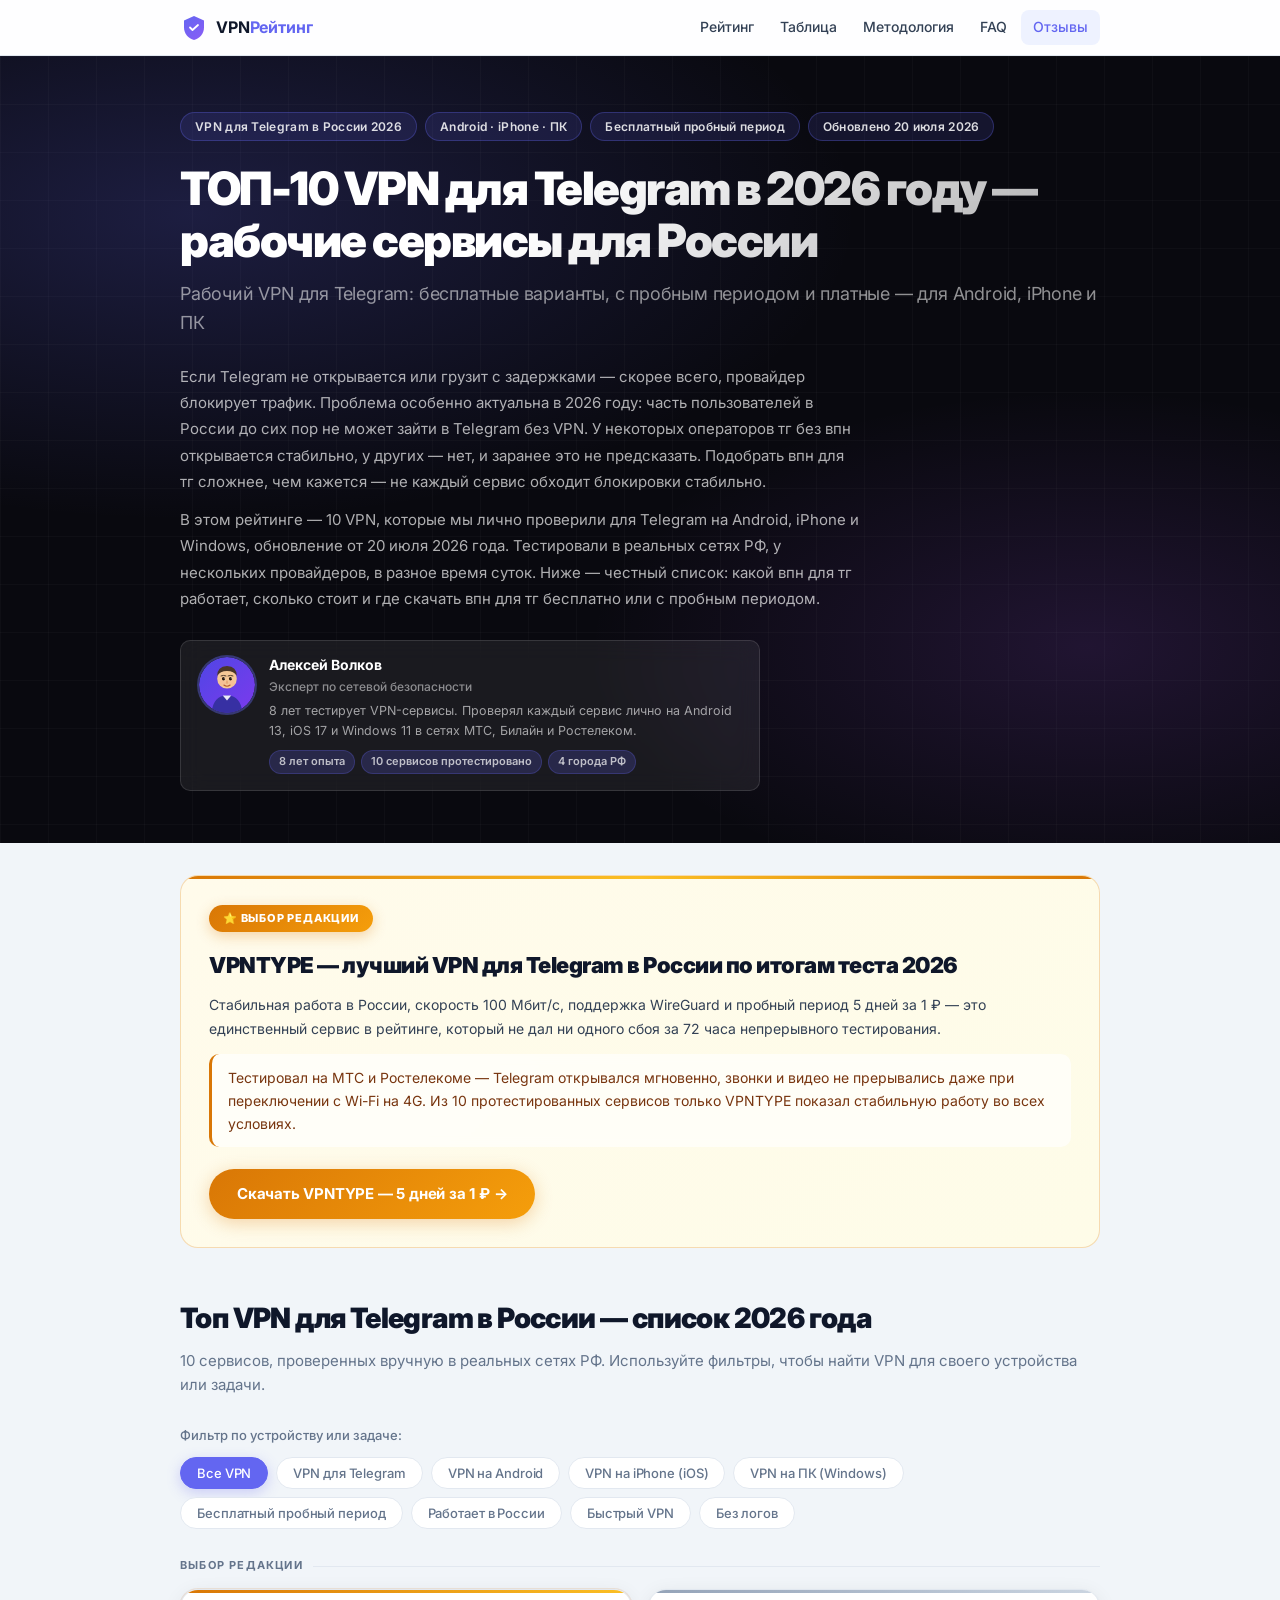
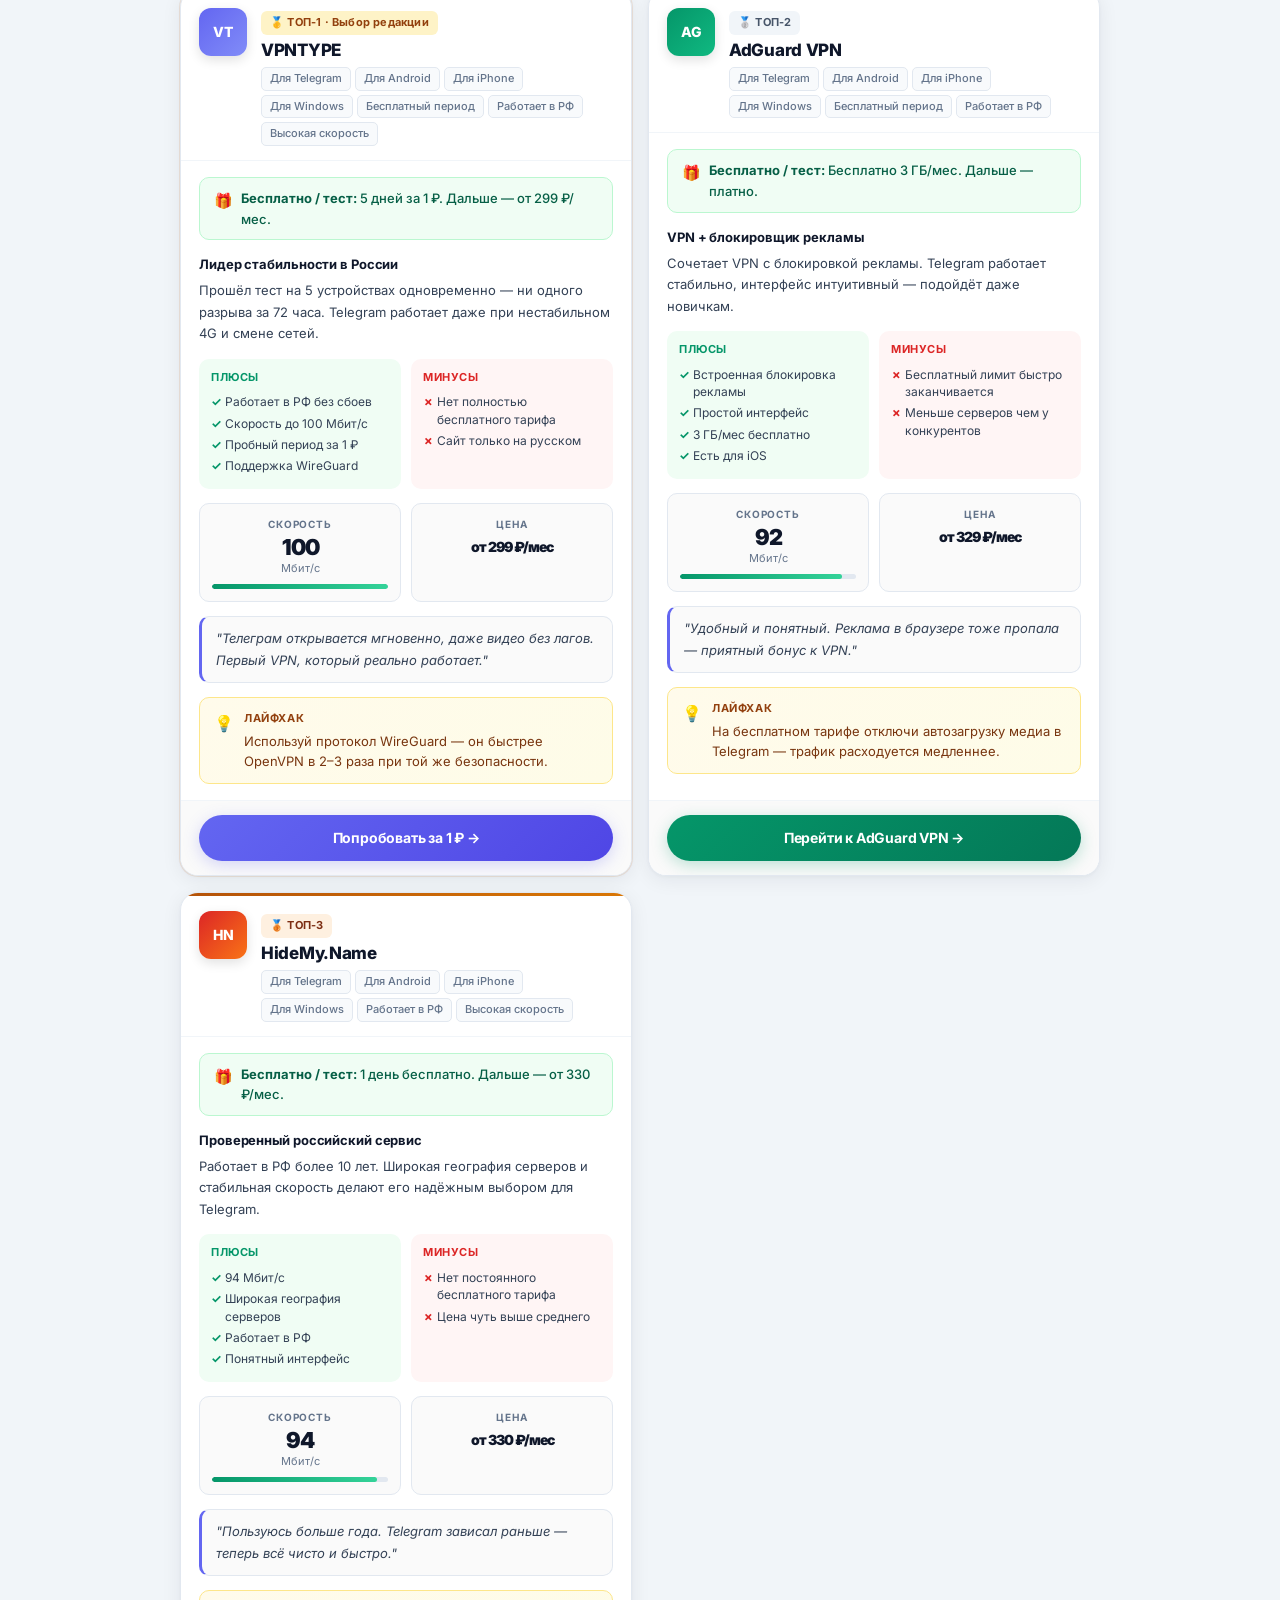
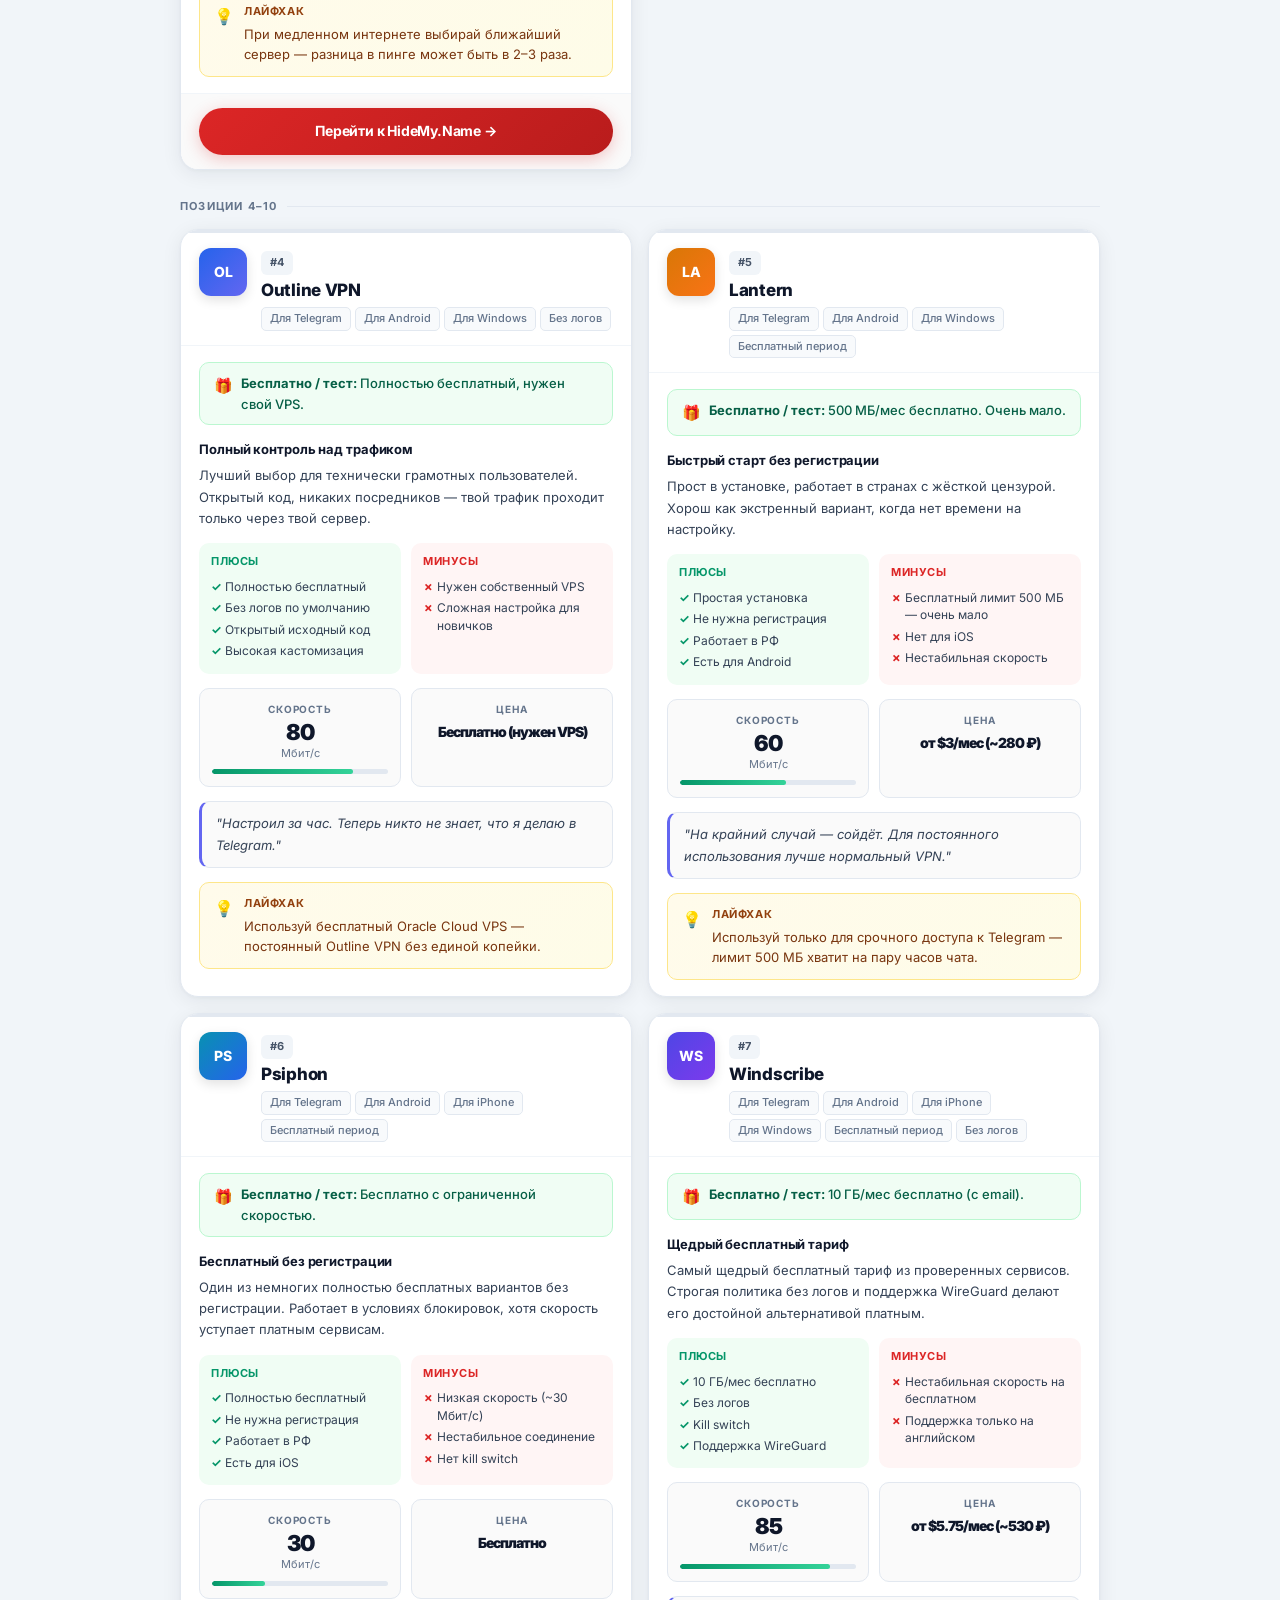
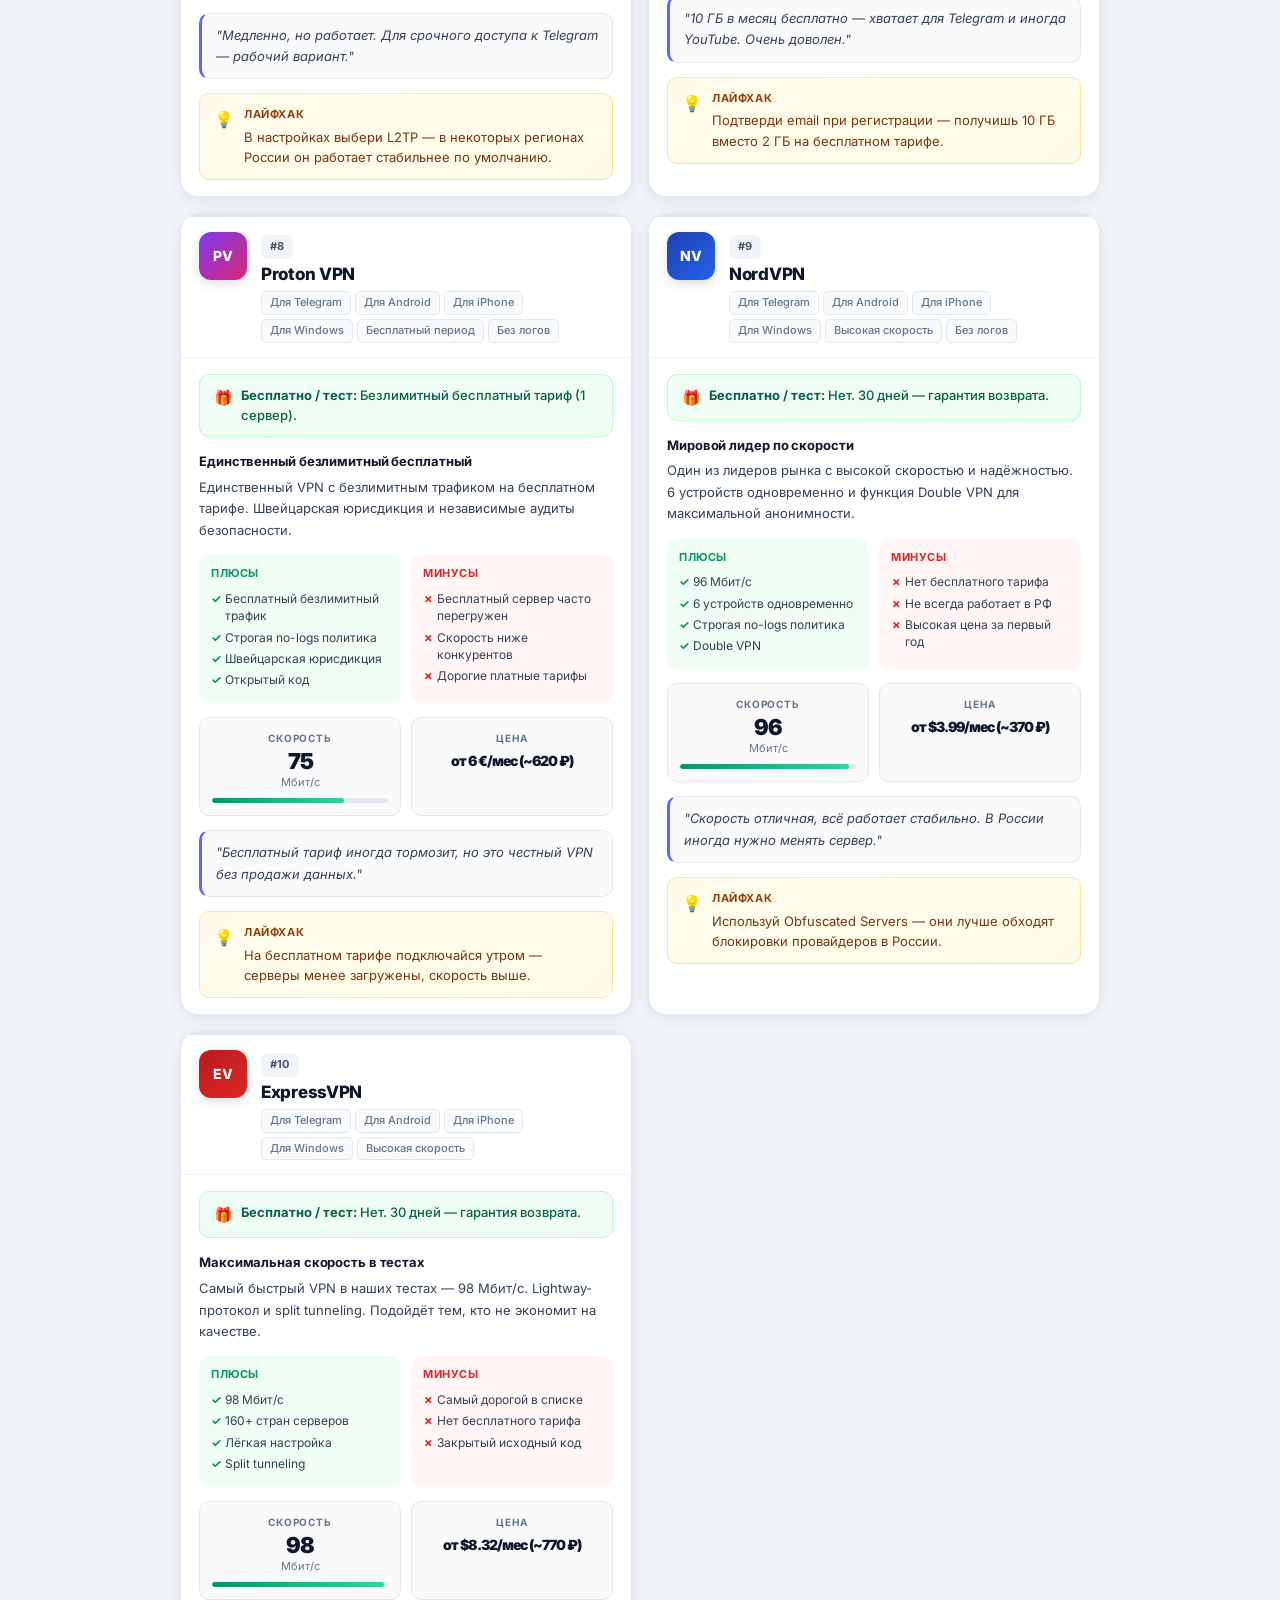
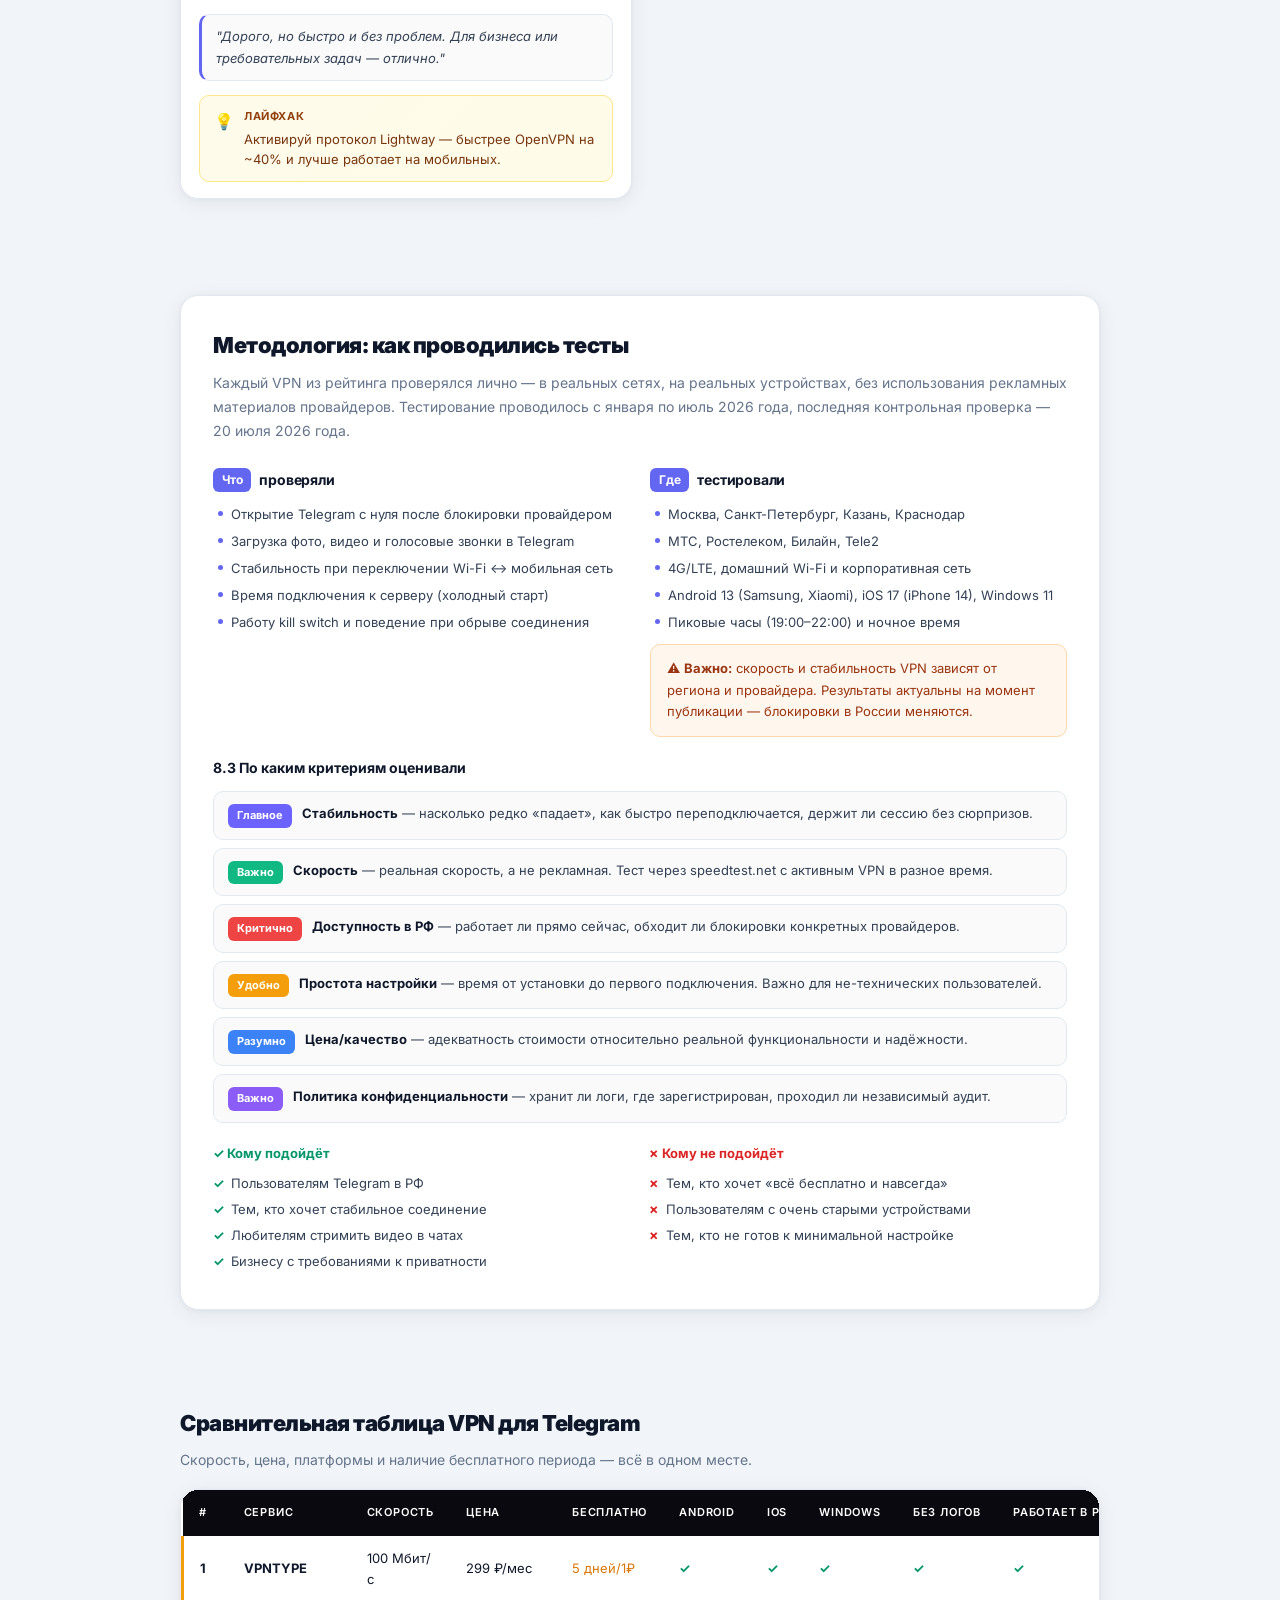
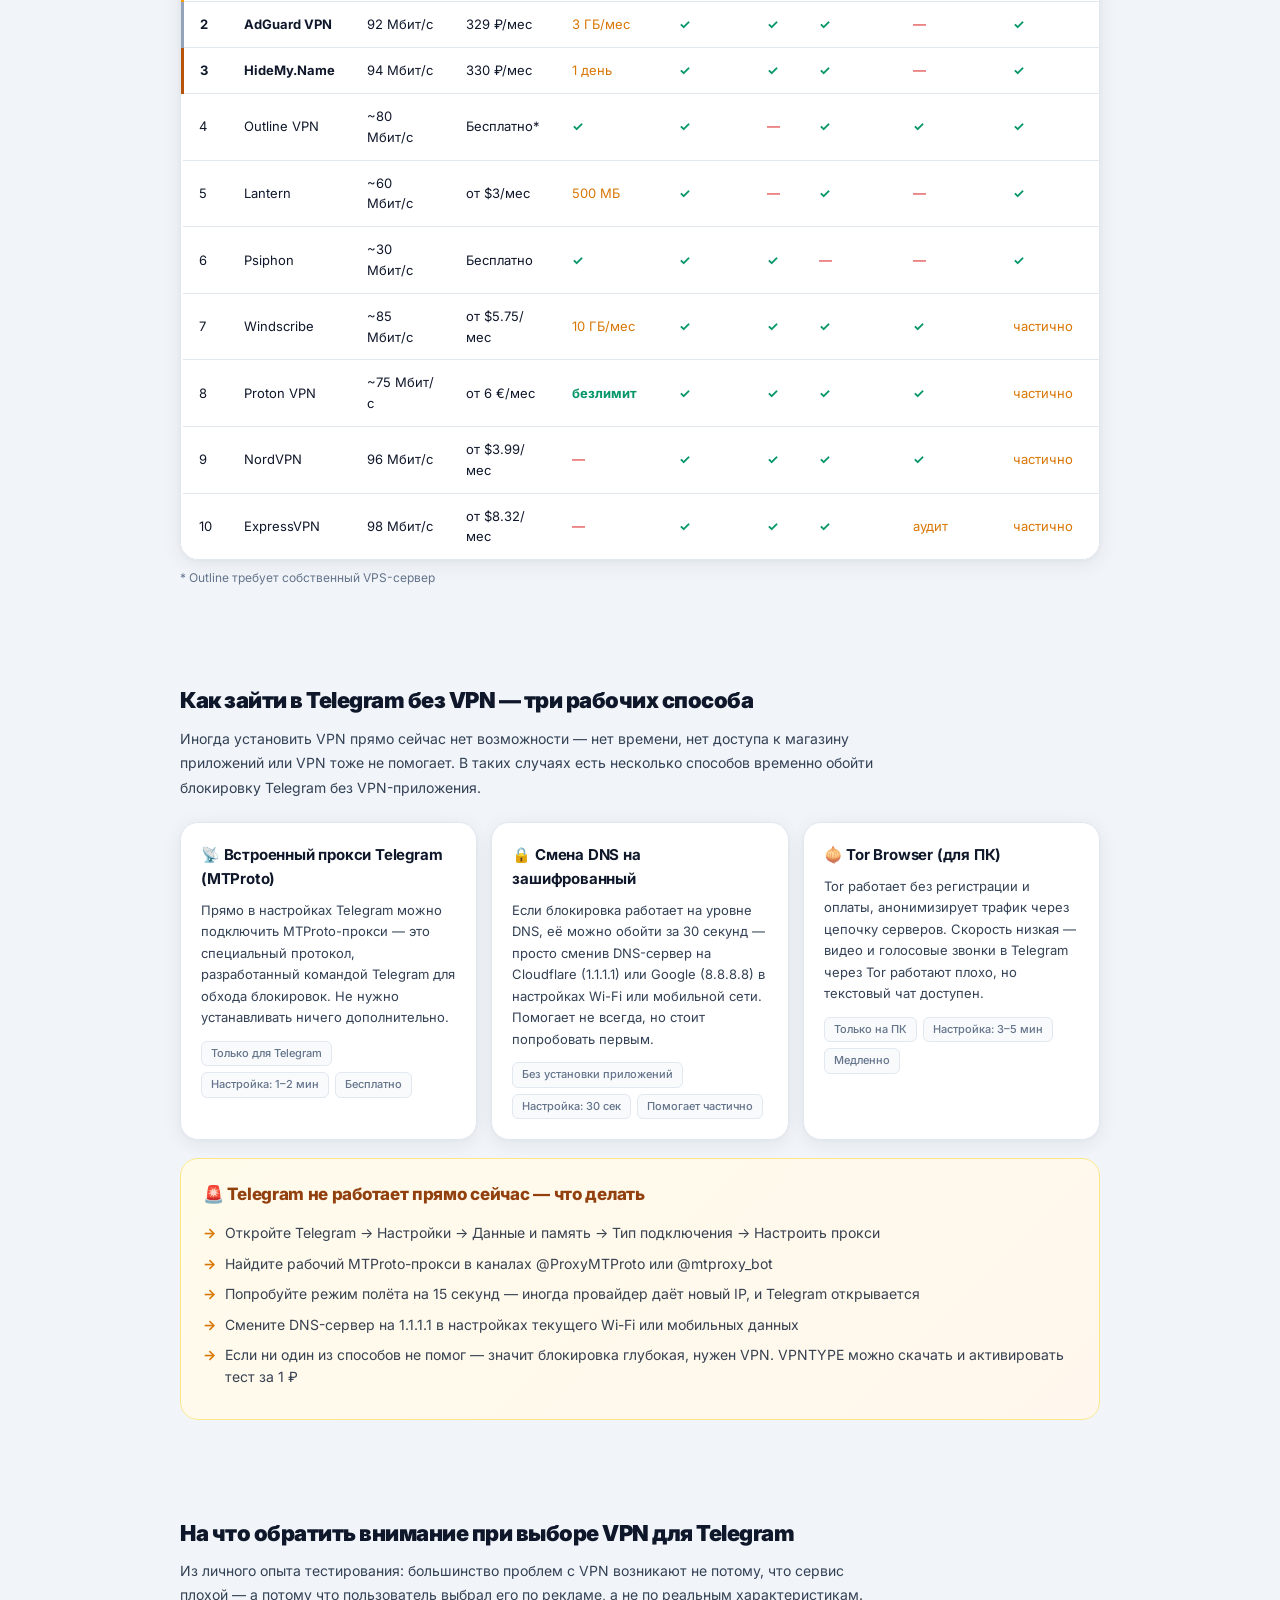
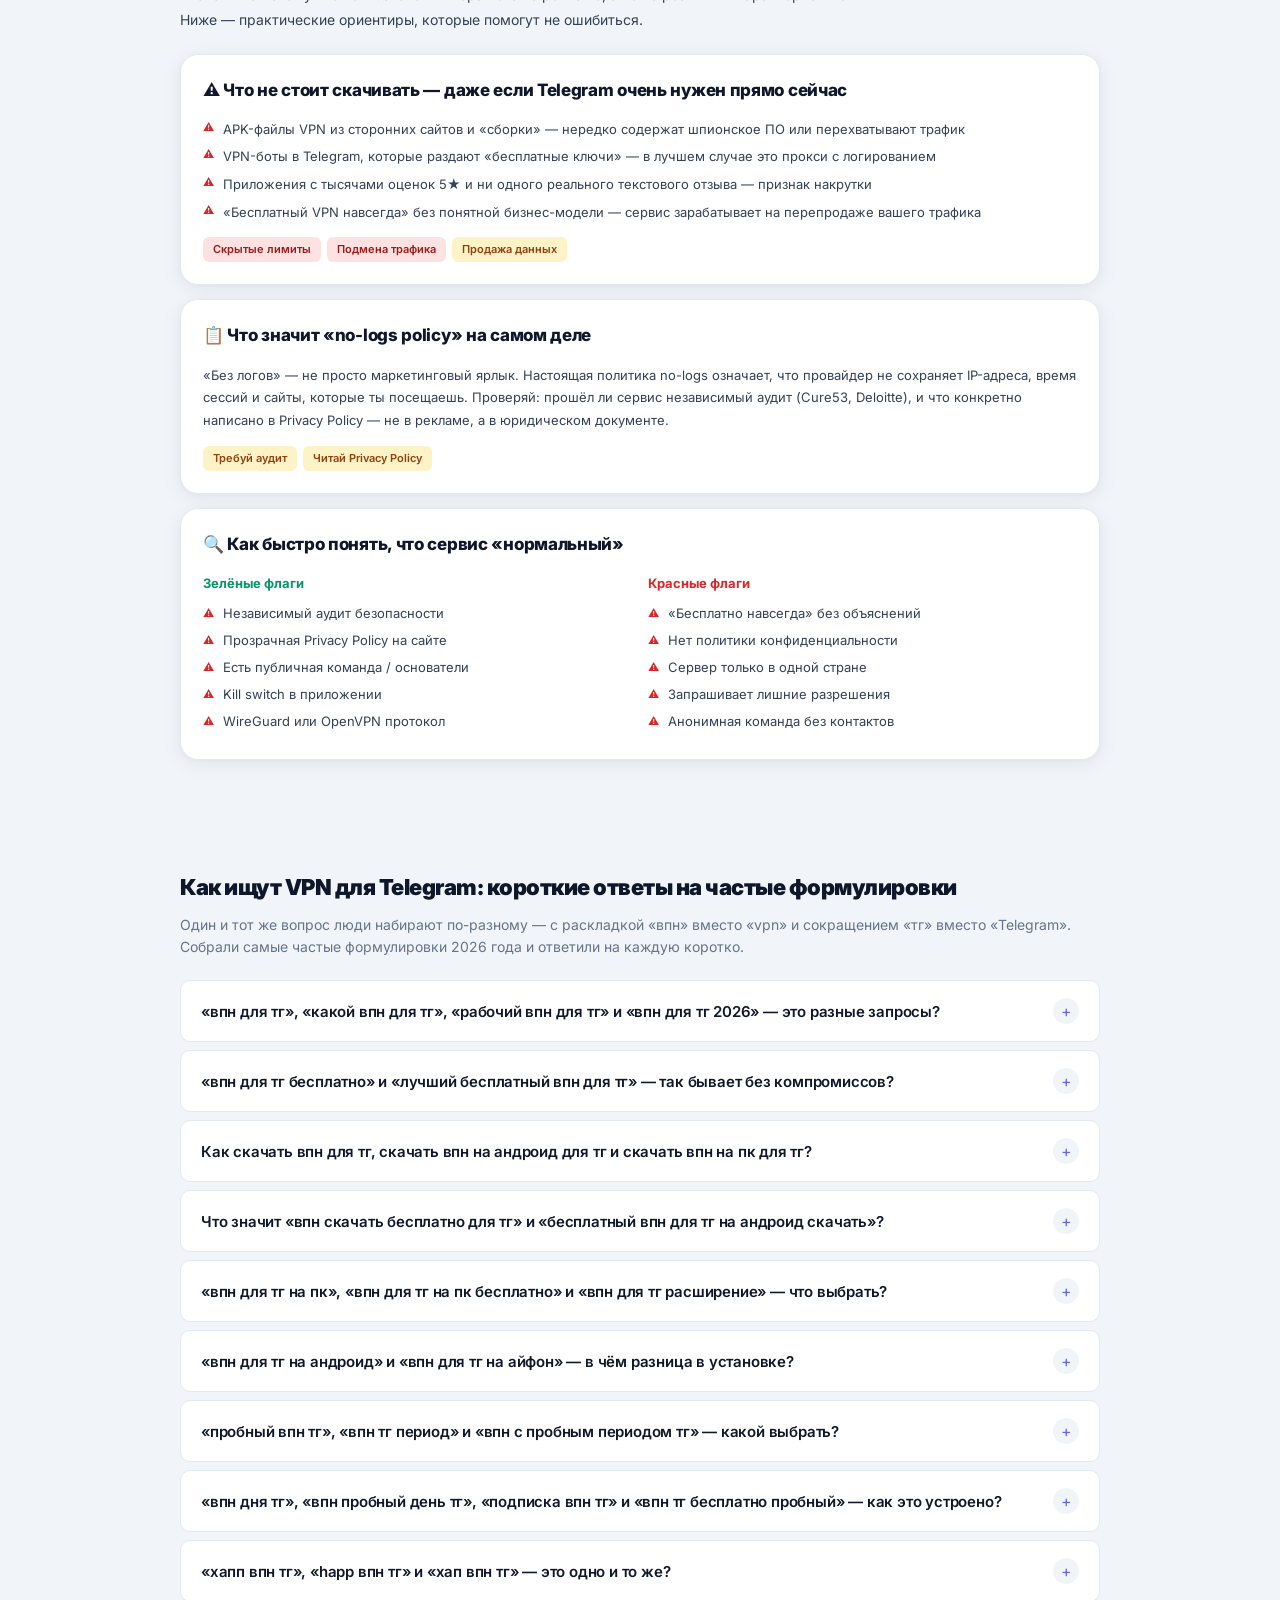
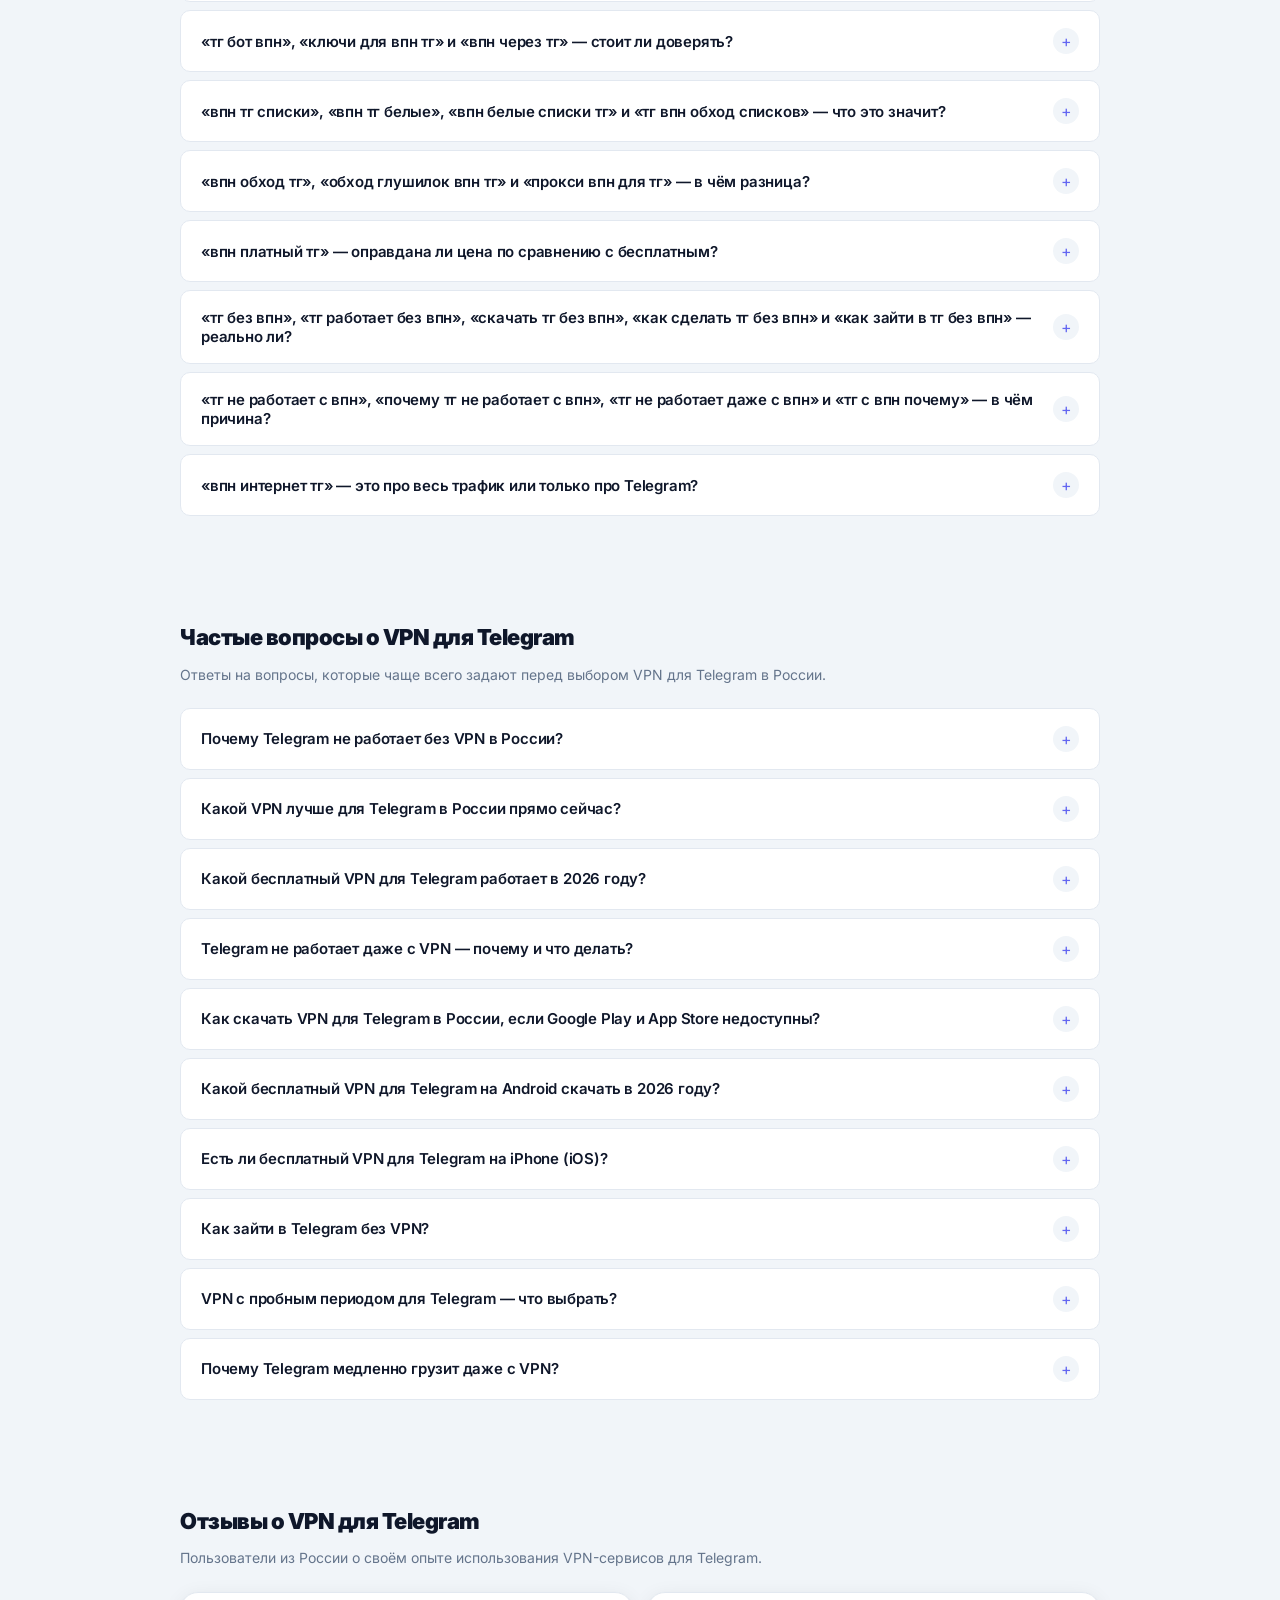
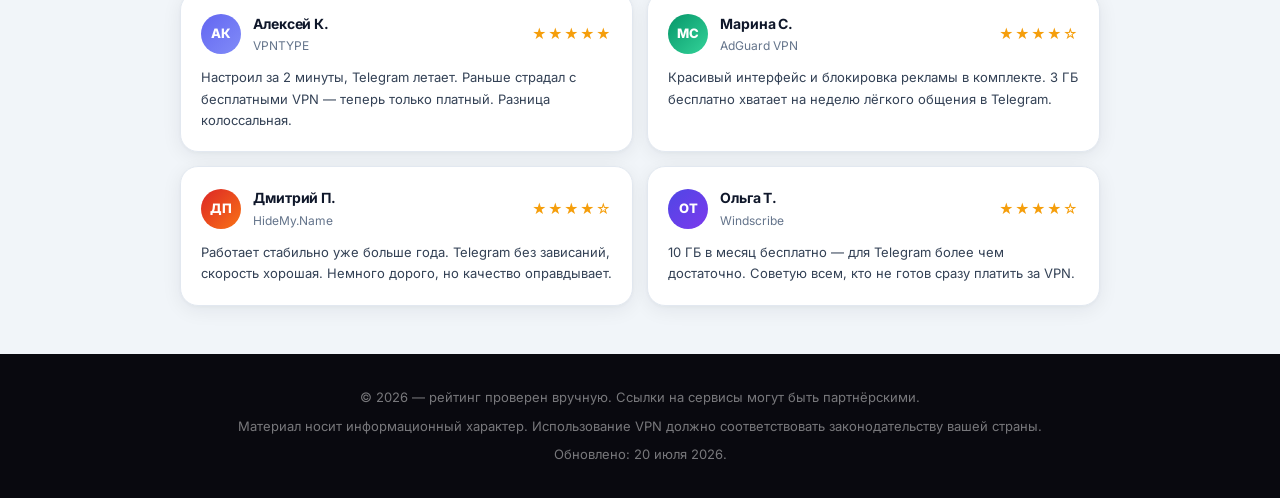
<file: index.html>
<!DOCTYPE html>
<html lang="ru">
<head>
<meta charset="UTF-8">
<meta name="viewport" content="width=device-width, initial-scale=1.0">
<title>ТОП-10 VPN для Telegram в 2026 году — рабочие сервисы для России</title>
<meta name="description" content="Какой впн для тг выбрать в России в 2026 году? ТОП-10 рабочих сервисов: бесплатные, с пробным периодом, для Android, iPhone и ПК. Реальные тесты скорости. Обновлено 20 июля 2026.">
<link rel="icon" type="image/svg+xml" href="favicon.svg">
<link rel="shortcut icon" href="favicon.svg">
<meta name="theme-color" content="#4338ca">
<link rel="stylesheet" href="styles.css">
<!-- Yandex.Metrika counter -->
<script type="text/javascript">
    (function(m,e,t,r,i,k,a){
        m[i]=m[i]||function(){(m[i].a=m[i].a||[]).push(arguments)};
        m[i].l=1*new Date();
        for (var j = 0; j < document.scripts.length; j++) {if (document.scripts[j].src === r) { return; }}
        k=e.createElement(t),a=e.getElementsByTagName(t)[0],k.async=1,k.src=r,a.parentNode.insertBefore(k,a)
    })(window, document,'script','https://mc.yandex.ru/metrika/tag.js?id=110883671', 'ym');

    ym(110883671, 'init', {ssr:true, webvisor:true, clickmap:true, ecommerce:"dataLayer", referrer: document.referrer, url: location.href, accurateTrackBounce:true, trackLinks:true});
</script>
<noscript><div><img src="https://mc.yandex.ru/watch/110883671" style="position:absolute; left:-9999px;" alt="" /></div></noscript>
<!-- /Yandex.Metrika counter -->
<script type="application/ld+json">
{
  "@context": "https://schema.org",
  "@type": "Article",
  "headline": "ТОП-10 VPN для Telegram в 2026 году — рабочие сервисы для России",
  "description": "Какой впн для тг выбрать в России в 2026 году? ТОП-10 рабочих сервисов: бесплатные, с пробным периодом, для Android, iPhone и ПК. Реальные тесты скорости.",
  "datePublished": "2026-01-15",
  "dateModified": "2026-07-20",
  "author": {
    "@type": "Person",
    "name": "Алексей Волков",
    "jobTitle": "Эксперт по сетевой безопасности",
    "description": "8 лет опыта тестирования VPN-сервисов на Android, iOS и Windows в реальных сетях России"
  },
  "publisher": {
    "@type": "Organization",
    "name": "VPN Рейтинг"
  },
  "inLanguage": "ru"
}
</script>

<script type="application/ld+json">
{
  "@context": "https://schema.org",
  "@type": "FAQPage",
  "mainEntity": [
    {
      "@type": "Question",
      "name": "Почему Telegram не работает без VPN в России?",
      "acceptedAnswer": {
        "@type": "Answer",
        "text": "Часть IP-адресов и доменов Telegram периодически блокируется на уровне провайдеров. Блокировка неоднородная: у одних операторов Telegram работает без VPN, у других — нет. VPN меняет IP и маршрутизирует трафик через другую страну, обходя эти ограничения. Особенно актуально это в 2026 году, когда методы блокировки стали глубже."
      }
    },
    {
      "@type": "Question",
      "name": "Какой VPN лучше для Telegram в России прямо сейчас?",
      "acceptedAnswer": {
        "@type": "Answer",
        "text": "По итогам личного тестирования в 2026 году VPNTYPE показал лучшую стабильность в сетях РФ: ни одного разрыва за 72 часа, 100 Мбит/с, пробный период 5 дней за 1 ₽. На втором месте — HideMy.Name (94 Мбит/с) и AdGuard VPN. Из бесплатных — Windscribe (10 ГБ/мес) или Proton VPN."
      }
    },
    {
      "@type": "Question",
      "name": "Какой бесплатный VPN для Telegram работает в 2026 году?",
      "acceptedAnswer": {
        "@type": "Answer",
        "text": "Из бесплатных вариантов в России в 2026 году работают: Windscribe (10 ГБ/мес), Proton VPN (безлимитный трафик, но медленнее), Psiphon (без регистрации, до 30 Мбит/с). Полностью бесплатных VPN с хорошей скоростью не существует — у каждого есть компромисс."
      }
    },
    {
      "@type": "Question",
      "name": "Telegram не работает даже с VPN — почему и что делать?",
      "acceptedAnswer": {
        "@type": "Answer",
        "text": "Причин несколько. Первая: VPN подключён, но Telegram всё равно использует прямое соединение — проверьте kill switch и утечку DNS. Вторая: сервер VPN заблокирован провайдером — смените сервер или включите obfuscation. Третья: у бесплатных VPN серверы часто перегружены — попробуйте сервис с пробным периодом."
      }
    },
    {
      "@type": "Question",
      "name": "Как скачать VPN для Telegram в России, если Google Play и App Store недоступны?",
      "acceptedAnswer": {
        "@type": "Answer",
        "text": "Большинство VPN можно скачать напрямую с официального сайта провайдера. VPNTYPE, HideMy.Name и AdGuard VPN предоставляют прямые APK для Android и установщики для Windows. Для iPhone потребуется Apple ID с другим регионом или AltStore."
      }
    },
    {
      "@type": "Question",
      "name": "Какой бесплатный VPN для Telegram на Android скачать в 2026 году?",
      "acceptedAnswer": {
        "@type": "Answer",
        "text": "На Android в 2026 году для Telegram стабильнее всего работают: Windscribe (10 ГБ/мес, есть в Google Play), Psiphon (бесплатно, без регистрации), Proton VPN (безлимит, официальное приложение). Для стабильного соединения рекомендуем VPNTYPE с пробным периодом 5 дней за 1 ₽."
      }
    },
    {
      "@type": "Question",
      "name": "Есть ли бесплатный VPN для Telegram на iPhone (iOS)?",
      "acceptedAnswer": {
        "@type": "Answer",
        "text": "Да. На iPhone работают: Proton VPN (есть в App Store, безлимитный бесплатный тариф), AdGuard VPN (3 ГБ/мес бесплатно), Psiphon (есть в App Store). Скачивайте только из официального App Store — иначе риск шпионского ПО высок."
      }
    },
    {
      "@type": "Question",
      "name": "Как зайти в Telegram без VPN?",
      "acceptedAnswer": {
        "@type": "Answer",
        "text": "Несколько способов: 1) Встроенный прокси MTProto — в настройках Telegram найдите «Тип подключения» → «Прокси», добавьте рабочий MTProto-прокси. 2) Смена DNS на Cloudflare (1.1.1.1) — помогает при блокировке на уровне DNS. 3) Режим полёта на 15 секунд — иногда меняет IP и Telegram открывается."
      }
    },
    {
      "@type": "Question",
      "name": "VPN с пробным периодом для Telegram — что выбрать?",
      "acceptedAnswer": {
        "@type": "Answer",
        "text": "VPNTYPE предлагает лучший пробный период — 5 дней за 1 ₽. HideMy.Name даёт 1 день бесплатно. AdGuard VPN — 3 ГБ/мес без ограничения по времени. NordVPN и ExpressVPN предлагают 30-дневную гарантию возврата денег."
      }
    },
    {
      "@type": "Question",
      "name": "Почему Telegram медленно грузит даже с VPN?",
      "acceptedAnswer": {
        "@type": "Answer",
        "text": "Возможные причины: перегруженный сервер VPN (смените сервер), большое расстояние до сервера (выбирайте Нидерланды, Германию, Финляндию), медленный протокол (OpenVPN медленнее WireGuard), нестабильный интернет провайдера. Проверьте скорость через speedtest.net с VPN — если меньше 20 Мбит/с, смените сервер."
      }
    }
  ]
}
</script>

<script type="application/ld+json">
{
  "@context": "https://schema.org",
  "@type": "ItemList",
  "name": "ТОП-10 VPN для Telegram в России 2026",
  "description": "Рейтинг VPN-сервисов для Telegram, проверенных в реальных сетях РФ в 2026 году",
  "numberOfItems": 10,
  "itemListElement": [
    {
      "@type": "ListItem",
      "position": 1,
      "name": "VPNTYPE",
      "description": "Лучший VPN для Telegram в России: стабильность 100%, скорость до 100 Мбит/с, пробный период 5 дней за 1 ₽, поддержка WireGuard",
      "url": "https://vk.cc/cUpjZq"
    },
    {
      "@type": "ListItem",
      "position": 2,
      "name": "AdGuard VPN",
      "description": "VPN со встроенным блокировщиком рекламы, 3 ГБ/мес бесплатно, работает в России",
      "url": "https://vk.cc/cUxOkm"
    },
    {
      "@type": "ListItem",
      "position": 3,
      "name": "HideMy.Name",
      "description": "Проверенный временем VPN для России: скорость 94 Мбит/с, 1 день бесплатного тестирования",
      "url": "https://vk.cc/cUxOxl"
    },
    {
      "@type": "ListItem",
      "position": 4,
      "name": "Outline VPN",
      "description": "Бесплатный open-source VPN на базе Shadowsocks, требует собственный VPS-сервер"
    },
    {
      "@type": "ListItem",
      "position": 5,
      "name": "Lantern",
      "description": "P2P VPN для обхода цензуры, 500 МБ/мес бесплатно, скорость ~60 Мбит/с"
    },
    {
      "@type": "ListItem",
      "position": 6,
      "name": "Psiphon",
      "description": "Полностью бесплатный VPN без регистрации, работает в России, скорость ~30 Мбит/с"
    },
    {
      "@type": "ListItem",
      "position": 7,
      "name": "Windscribe",
      "description": "VPN с 10 ГБ/мес бесплатно, политика no-logs, скорость ~85 Мбит/с"
    },
    {
      "@type": "ListItem",
      "position": 8,
      "name": "Proton VPN",
      "description": "VPN с безлимитным бесплатным тарифом и независимым аудитом, скорость ~75 Мбит/с"
    },
    {
      "@type": "ListItem",
      "position": 9,
      "name": "NordVPN",
      "description": "Международный VPN с высокой скоростью 96 Мбит/с, политика no-logs, частично работает в РФ"
    },
    {
      "@type": "ListItem",
      "position": 10,
      "name": "ExpressVPN",
      "description": "Премиальный VPN со скоростью 98 Мбит/с и независимым аудитом безопасности"
    }
  ]
}
</script>

</head>
<body>

<!-- ===== HEADER ===== -->
<header class="site-header" id="siteHeader">
  <div class="container header-inner">
    <a href="#" class="header-logo" aria-label="На главную">
      <svg class="header-logo-icon" width="28" height="28" viewBox="0 0 28 28" fill="none" xmlns="http://www.w3.org/2000/svg" aria-hidden="true">
        <path d="M14 2L4 6.5V13.5C4 19.299 8.268 24.695 14 26C19.732 24.695 24 19.299 24 13.5V6.5L14 2Z" fill="url(#shieldGrad)"/>
        <path d="M10 13.5L12.5 16L18 11" stroke="white" stroke-width="1.8" stroke-linecap="round" stroke-linejoin="round"/>
        <defs>
          <linearGradient id="shieldGrad" x1="4" y1="2" x2="24" y2="26" gradientUnits="userSpaceOnUse">
            <stop offset="0%" stop-color="#6366f1"/>
            <stop offset="100%" stop-color="#8b5cf6"/>
          </linearGradient>
        </defs>
      </svg>
      <span class="header-logo-text">VPN<span class="header-logo-accent">Рейтинг</span></span>
    </a>
    <nav class="header-nav" id="headerNav" aria-label="Навигация по странице">
      <a href="#rating" class="nav-link">Рейтинг</a>
      <a href="#table" class="nav-link">Таблица</a>
      <a href="#methodology" class="nav-link">Методология</a>
      <a href="#faq" class="nav-link">FAQ</a>
      <a href="#reviews" class="nav-link">Отзывы</a>
    </nav>
    <button class="header-burger" id="headerBurger" aria-label="Открыть меню" aria-expanded="false" aria-controls="mobileMenu">
      <span></span><span></span><span></span>
    </button>
  </div>
</header>

<!-- ===== MOBILE MENU (outside header — fixes backdrop-filter stacking) ===== -->
<div class="mobile-menu" id="mobileMenu" aria-hidden="true">
  <a href="#rating"      class="mobile-nav-link"><span class="mnl-num">01</span><span class="mnl-text">Рейтинг VPN</span></a>
  <a href="#table"       class="mobile-nav-link"><span class="mnl-num">02</span><span class="mnl-text">Сравнительная таблица</span></a>
  <a href="#methodology" class="mobile-nav-link"><span class="mnl-num">03</span><span class="mnl-text">Методология тестов</span></a>
  <a href="#faq"         class="mobile-nav-link"><span class="mnl-num">04</span><span class="mnl-text">Частые вопросы</span></a>
  <a href="#reviews"     class="mobile-nav-link"><span class="mnl-num">05</span><span class="mnl-text">Отзывы пользователей</span></a>
</div>

<!-- ===== HERO ===== -->
<section class="hero">
  <div class="container">
    <div class="hero-tags">
      <span class="hero-tag">VPN для Telegram в России 2026</span>
      <span class="hero-tag">Android · iPhone · ПК</span>
      <span class="hero-tag">Бесплатный пробный период</span>
      <span class="hero-tag">Обновлено 20 июля 2026</span>
    </div>
    <h1>ТОП-10 VPN для Telegram в 2026 году — рабочие сервисы для России</h1>
    <p class="hero-subtitle">Рабочий VPN для Telegram: бесплатные варианты, с пробным периодом и платные — для Android, iPhone и ПК</p>
    <div class="hero-intro">
      <p>Если Telegram не открывается или грузит с задержками — скорее всего, провайдер блокирует трафик. Проблема особенно актуальна в 2026 году: часть пользователей в России до сих пор не может зайти в Telegram без VPN. У некоторых операторов тг без впн открывается стабильно, у других — нет, и заранее это не предсказать. Подобрать впн для тг сложнее, чем кажется — не каждый сервис обходит блокировки стабильно.</p>
      <p>В этом рейтинге — 10 VPN, которые мы лично проверили для Telegram на Android, iPhone и Windows, обновление от 20 июля 2026 года. Тестировали в реальных сетях РФ, у нескольких провайдеров, в разное время суток. Ниже — честный список: какой впн для тг работает, сколько стоит и где скачать впн для тг бесплатно или с пробным периодом.</p>
    </div>
    <div class="author-block" itemscope itemtype="https://schema.org/Person">
      <div class="author-photo-wrap">
        <svg class="author-photo" viewBox="0 0 80 80" fill="none" xmlns="http://www.w3.org/2000/svg" role="img" aria-label="Фото Алексея Волкова">
          <circle cx="40" cy="40" r="40" fill="url(#ag)"/>
          <circle cx="40" cy="31" r="14" fill="#f5c896"/>
          <path d="M26 27 Q26 14 40 13 Q54 14 54 27 Q50 20 40 20 Q30 20 26 27Z" fill="#4a3728"/>
          <path d="M18 80 Q20 55 40 55 Q60 55 62 80Z" fill="#3730a3"/>
          <path d="M34 55 L40 62 L46 55" fill="white" opacity="0.9"/>
          <ellipse cx="35" cy="31" rx="2.2" ry="2.4" fill="#1e1006"/>
          <circle cx="36" cy="30" r="0.75" fill="white"/>
          <ellipse cx="45" cy="31" rx="2.2" ry="2.4" fill="#1e1006"/>
          <circle cx="46" cy="30" r="0.75" fill="white"/>
          <path d="M31.5 27 Q35 25.5 38.5 27" stroke="#4a3728" stroke-width="1.4" fill="none" stroke-linecap="round"/>
          <path d="M41.5 27 Q45 25.5 48.5 27" stroke="#4a3728" stroke-width="1.4" fill="none" stroke-linecap="round"/>
          <path d="M39 33.5 L38 37.5 Q40 39 42 37.5 L41 33.5Z" fill="#e09060" opacity="0.55"/>
          <path d="M35.5 40 Q40 43.5 44.5 40" stroke="#b85c30" stroke-width="1.6" fill="none" stroke-linecap="round"/>
          <circle cx="33" cy="37" r="4" fill="#ff8888" opacity="0.13"/>
          <circle cx="47" cy="37" r="4" fill="#ff8888" opacity="0.13"/>
          <defs>
            <linearGradient id="ag" x1="0" y1="0" x2="80" y2="80" gradientUnits="userSpaceOnUse">
              <stop offset="0%" stop-color="#4f46e5"/>
              <stop offset="100%" stop-color="#7c3aed"/>
            </linearGradient>
          </defs>
        </svg>
      </div>
      <div class="author-info">
        <div class="author-name" itemprop="name">Алексей Волков</div>
        <div class="author-title" itemprop="jobTitle">Эксперт по сетевой безопасности</div>
        <p itemprop="description">8 лет тестирует VPN-сервисы. Проверял каждый сервис лично на Android 13, iOS 17 и Windows 11 в сетях МТС, Билайн и Ростелеком.</p>
        <div class="author-badges">
          <span class="author-badge">8 лет опыта</span>
          <span class="author-badge">10 сервисов протестировано</span>
          <span class="author-badge">4 города РФ</span>
        </div>
      </div>
    </div>
  </div>
</section>

<!-- ===== EDITORIAL CHOICE ===== -->
<section style="padding:32px 0 0">
  <div class="container">
    <div class="editorial">
      <div class="editorial-badge">⭐ Выбор редакции</div>
      <h3>VPNTYPE — лучший VPN для Telegram в России по итогам теста 2026</h3>
      <p class="editorial-benefit">Стабильная работа в России, скорость 100 Мбит/с, поддержка WireGuard и пробный период 5 дней за 1 ₽ — это единственный сервис в рейтинге, который не дал ни одного сбоя за 72 часа непрерывного тестирования.</p>
      <div class="editorial-why">Тестировал на МТС и Ростелекоме — Telegram открывался мгновенно, звонки и видео не прерывались даже при переключении с Wi-Fi на 4G. Из 10 протестированных сервисов только VPNTYPE показал стабильную работу во всех условиях.</div>
      <a href="https://vk.cc/cUpjZq" class="editorial-cta" target="_blank" rel="nofollow">Скачать VPNTYPE — 5 дней за 1 ₽ →</a>
    </div>
  </div>
</section>

<!-- ===== RATING ===== -->
<section id="rating" class="rating-section">
  <div class="container">
    <h2 class="section-title">Топ VPN для Telegram в России — список 2026 года</h2>
    <p class="section-desc">10 сервисов, проверенных вручную в реальных сетях РФ. Используйте фильтры, чтобы найти VPN для своего устройства или задачи.</p>

    <div class="filter-section">
      <p class="filter-label">Фильтр по устройству или задаче:</p>
      <div class="filter-tags" id="filterTags">
        <button class="filter-tag active" data-tag="all">Все VPN</button>
        <button class="filter-tag" data-tag="Для Telegram">VPN для Telegram</button>
        <button class="filter-tag" data-tag="Для Android">VPN на Android</button>
        <button class="filter-tag" data-tag="Для iPhone">VPN на iPhone (iOS)</button>
        <button class="filter-tag" data-tag="Для Windows">VPN на ПК (Windows)</button>
        <button class="filter-tag" data-tag="Бесплатный период">Бесплатный пробный период</button>
        <button class="filter-tag" data-tag="Работает в РФ">Работает в России</button>
        <button class="filter-tag" data-tag="Высокая скорость">Быстрый VPN</button>
        <button class="filter-tag" data-tag="Без логов">Без логов</button>
      </div>
    </div>

    <div id="ratingGrid" class="mt-24">
      <!-- Cards rendered by JS -->
    </div>
  </div>
</section>

<!-- ===== METHODOLOGY ===== -->
<section id="methodology">
  <div class="container">
    <div class="methodology">
      <h2 class="section-title">Методология: как проводились тесты</h2>
      <p class="section-desc">Каждый VPN из рейтинга проверялся лично — в реальных сетях, на реальных устройствах, без использования рекламных материалов провайдеров. Тестирование проводилось с января по июль 2026 года, последняя контрольная проверка — 20 июля 2026 года.</p>
      <div class="method-grid">
        <div class="method-block">
          <h4><span>Что</span> проверяли</h4>
          <ul>
            <li>Открытие Telegram с нуля после блокировки провайдером</li>
            <li>Загрузка фото, видео и голосовые звонки в Telegram</li>
            <li>Стабильность при переключении Wi-Fi ↔ мобильная сеть</li>
            <li>Время подключения к серверу (холодный старт)</li>
            <li>Работу kill switch и поведение при обрыве соединения</li>
          </ul>
        </div>
        <div class="method-block">
          <h4><span>Где</span> тестировали</h4>
          <ul>
            <li>Москва, Санкт-Петербург, Казань, Краснодар</li>
            <li>МТС, Ростелеком, Билайн, Tele2</li>
            <li>4G/LTE, домашний Wi-Fi и корпоративная сеть</li>
            <li>Android 13 (Samsung, Xiaomi), iOS 17 (iPhone 14), Windows 11</li>
            <li>Пиковые часы (19:00–22:00) и ночное время</li>
          </ul>
          <div class="note-block" style="grid-column:auto;margin-top:12px">⚠️ <strong>Важно:</strong> скорость и стабильность VPN зависят от региона и провайдера. Результаты актуальны на момент публикации — блокировки в России меняются.</div>
        </div>
        <div class="criteria-list">
          <div style="font-size:14px;font-weight:700;margin-bottom:4px">8.3 По каким критериям оценивали</div>
          <div class="criteria-item">
            <span class="criteria-tag" style="background:#6c63ff">Главное</span>
            <div class="criteria-text"><strong>Стабильность</strong> — насколько редко «падает», как быстро переподключается, держит ли сессию без сюрпризов.</div>
          </div>
          <div class="criteria-item">
            <span class="criteria-tag" style="background:#10b981">Важно</span>
            <div class="criteria-text"><strong>Скорость</strong> — реальная скорость, а не рекламная. Тест через speedtest.net с активным VPN в разное время.</div>
          </div>
          <div class="criteria-item">
            <span class="criteria-tag" style="background:#ef4444">Критично</span>
            <div class="criteria-text"><strong>Доступность в РФ</strong> — работает ли прямо сейчас, обходит ли блокировки конкретных провайдеров.</div>
          </div>
          <div class="criteria-item">
            <span class="criteria-tag" style="background:#f59e0b">Удобно</span>
            <div class="criteria-text"><strong>Простота настройки</strong> — время от установки до первого подключения. Важно для не-технических пользователей.</div>
          </div>
          <div class="criteria-item">
            <span class="criteria-tag" style="background:#3b82f6">Разумно</span>
            <div class="criteria-text"><strong>Цена/качество</strong> — адекватность стоимости относительно реальной функциональности и надёжности.</div>
          </div>
          <div class="criteria-item">
            <span class="criteria-tag" style="background:#8b5cf6">Важно</span>
            <div class="criteria-text"><strong>Политика конфиденциальности</strong> — хранит ли логи, где зарегистрирован, проходил ли независимый аудит.</div>
          </div>
        </div>
        <div class="fit-lists">
          <div class="fit-col fit-yes">
            <h4>✓ Кому подойдёт</h4>
            <ul>
              <li>Пользователям Telegram в РФ</li>
              <li>Тем, кто хочет стабильное соединение</li>
              <li>Любителям стримить видео в чатах</li>
              <li>Бизнесу с требованиями к приватности</li>
            </ul>
          </div>
          <div class="fit-col fit-no">
            <h4>✗ Кому не подойдёт</h4>
            <ul>
              <li>Тем, кто хочет «всё бесплатно и навсегда»</li>
              <li>Пользователям с очень старыми устройствами</li>
              <li>Тем, кто не готов к минимальной настройке</li>
            </ul>
          </div>
        </div>
      </div>
    </div>
  </div>
</section>

<!-- ===== COMPARISON TABLE ===== -->
<section id="table" class="table-section">
  <div class="container">
    <h2 class="section-title">Сравнительная таблица VPN для Telegram</h2>
    <p class="section-desc">Скорость, цена, платформы и наличие бесплатного периода — всё в одном месте.</p>
    <div class="table-wrap">
      <table>
        <thead>
          <tr>
            <th>#</th>
            <th>Сервис</th>
            <th>Скорость</th>
            <th>Цена</th>
            <th>Бесплатно</th>
            <th>Android</th>
            <th>iOS</th>
            <th>Windows</th>
            <th>Без логов</th>
            <th>Работает в РФ</th>
          </tr>
        </thead>
        <tbody>
          <tr class="tr-gold"><td><strong>1</strong></td><td><strong>VPNTYPE</strong></td><td>100 Мбит/с</td><td>299 ₽/мес</td><td class="partial-icon">5 дней/1₽</td><td class="yes-icon">✓</td><td class="yes-icon">✓</td><td class="yes-icon">✓</td><td class="yes-icon">✓</td><td class="yes-icon">✓</td></tr>
          <tr class="tr-silver"><td><strong>2</strong></td><td><strong>AdGuard VPN</strong></td><td>92 Мбит/с</td><td>329 ₽/мес</td><td class="partial-icon">3 ГБ/мес</td><td class="yes-icon">✓</td><td class="yes-icon">✓</td><td class="yes-icon">✓</td><td class="no-icon">—</td><td class="yes-icon">✓</td></tr>
          <tr class="tr-bronze"><td><strong>3</strong></td><td><strong>HideMy.Name</strong></td><td>94 Мбит/с</td><td>330 ₽/мес</td><td class="partial-icon">1 день</td><td class="yes-icon">✓</td><td class="yes-icon">✓</td><td class="yes-icon">✓</td><td class="no-icon">—</td><td class="yes-icon">✓</td></tr>
          <tr><td>4</td><td>Outline VPN</td><td>~80 Мбит/с</td><td>Бесплатно*</td><td class="yes-icon">✓</td><td class="yes-icon">✓</td><td class="no-icon">—</td><td class="yes-icon">✓</td><td class="yes-icon">✓</td><td class="yes-icon">✓</td></tr>
          <tr><td>5</td><td>Lantern</td><td>~60 Мбит/с</td><td>от $3/мес</td><td class="partial-icon">500 МБ</td><td class="yes-icon">✓</td><td class="no-icon">—</td><td class="yes-icon">✓</td><td class="no-icon">—</td><td class="yes-icon">✓</td></tr>
          <tr><td>6</td><td>Psiphon</td><td>~30 Мбит/с</td><td>Бесплатно</td><td class="yes-icon">✓</td><td class="yes-icon">✓</td><td class="yes-icon">✓</td><td class="no-icon">—</td><td class="no-icon">—</td><td class="yes-icon">✓</td></tr>
          <tr><td>7</td><td>Windscribe</td><td>~85 Мбит/с</td><td>от $5.75/мес</td><td class="partial-icon">10 ГБ/мес</td><td class="yes-icon">✓</td><td class="yes-icon">✓</td><td class="yes-icon">✓</td><td class="yes-icon">✓</td><td class="partial-icon">частично</td></tr>
          <tr><td>8</td><td>Proton VPN</td><td>~75 Мбит/с</td><td>от 6 €/мес</td><td class="yes-icon">безлимит</td><td class="yes-icon">✓</td><td class="yes-icon">✓</td><td class="yes-icon">✓</td><td class="yes-icon">✓</td><td class="partial-icon">частично</td></tr>
          <tr><td>9</td><td>NordVPN</td><td>96 Мбит/с</td><td>от $3.99/мес</td><td class="no-icon">—</td><td class="yes-icon">✓</td><td class="yes-icon">✓</td><td class="yes-icon">✓</td><td class="yes-icon">✓</td><td class="partial-icon">частично</td></tr>
          <tr><td>10</td><td>ExpressVPN</td><td>98 Мбит/с</td><td>от $8.32/мес</td><td class="no-icon">—</td><td class="yes-icon">✓</td><td class="yes-icon">✓</td><td class="yes-icon">✓</td><td class="partial-icon">аудит</td><td class="partial-icon">частично</td></tr>
        </tbody>
      </table>
    </div>
    <p style="font-size:12px;color:var(--text-muted);margin-top:8px">* Outline требует собственный VPS-сервер</p>
  </div>
</section>

<!-- ===== ALTERNATIVE METHODS ===== -->
<section class="alt-section">
  <div class="container">
    <h2 class="section-title">Как зайти в Telegram без VPN — три рабочих способа</h2>
    <p class="alt-intro">Иногда установить VPN прямо сейчас нет возможности — нет времени, нет доступа к магазину приложений или VPN тоже не помогает. В таких случаях есть несколько способов временно обойти блокировку Telegram без VPN-приложения.</p>
    <div class="alt-cards">
      <div class="alt-card">
        <h4>📡 Встроенный прокси Telegram (MTProto)</h4>
        <p>Прямо в настройках Telegram можно подключить MTProto-прокси — это специальный протокол, разработанный командой Telegram для обхода блокировок. Не нужно устанавливать ничего дополнительно.</p>
        <div class="alt-tags">
          <span class="alt-tag">Только для Telegram</span>
          <span class="alt-tag">Настройка: 1–2 мин</span>
          <span class="alt-tag">Бесплатно</span>
        </div>
      </div>
      <div class="alt-card">
        <h4>🔒 Смена DNS на зашифрованный</h4>
        <p>Если блокировка работает на уровне DNS, её можно обойти за 30 секунд — просто сменив DNS-сервер на Cloudflare (1.1.1.1) или Google (8.8.8.8) в настройках Wi-Fi или мобильной сети. Помогает не всегда, но стоит попробовать первым.</p>
        <div class="alt-tags">
          <span class="alt-tag">Без установки приложений</span>
          <span class="alt-tag">Настройка: 30 сек</span>
          <span class="alt-tag">Помогает частично</span>
        </div>
      </div>
      <div class="alt-card">
        <h4>🧅 Tor Browser (для ПК)</h4>
        <p>Tor работает без регистрации и оплаты, анонимизирует трафик через цепочку серверов. Скорость низкая — видео и голосовые звонки в Telegram через Tor работают плохо, но текстовый чат доступен.</p>
        <div class="alt-tags">
          <span class="alt-tag">Только на ПК</span>
          <span class="alt-tag">Настройка: 3–5 мин</span>
          <span class="alt-tag">Медленно</span>
        </div>
      </div>
    </div>
    <div class="express-block">
      <h4>🚨 Telegram не работает прямо сейчас — что делать</h4>
      <ul>
        <li>Откройте Telegram → Настройки → Данные и память → Тип подключения → Настроить прокси</li>
        <li>Найдите рабочий MTProto-прокси в каналах @ProxyMTProto или @mtproxy_bot</li>
        <li>Попробуйте режим полёта на 15 секунд — иногда провайдер даёт новый IP, и Telegram открывается</li>
        <li>Смените DNS-сервер на 1.1.1.1 в настройках текущего Wi-Fi или мобильных данных</li>
        <li>Если ни один из способов не помог — значит блокировка глубокая, нужен VPN. VPNTYPE можно скачать и активировать тест за 1 ₽</li>
      </ul>
    </div>
  </div>
</section>

<!-- ===== EXPERT ADVICE ===== -->
<section class="expert-section">
  <div class="container">
    <h2 class="section-title">На что обратить внимание при выборе VPN для Telegram</h2>
    <p class="expert-intro">Из личного опыта тестирования: большинство проблем с VPN возникают не потому, что сервис плохой — а потому что пользователь выбрал его по рекламе, а не по реальным характеристикам. Ниже — практические ориентиры, которые помогут не ошибиться.</p>

    <div class="expert-card">
      <h4>⚠️ Что не стоит скачивать — даже если Telegram очень нужен прямо сейчас</h4>
      <ul>
        <li>APK-файлы VPN из сторонних сайтов и «сборки» — нередко содержат шпионское ПО или перехватывают трафик</li>
        <li>VPN-боты в Telegram, которые раздают «бесплатные ключи» — в лучшем случае это прокси с логированием</li>
        <li>Приложения с тысячами оценок 5★ и ни одного реального текстового отзыва — признак накрутки</li>
        <li>«Бесплатный VPN навсегда» без понятной бизнес-модели — сервис зарабатывает на перепродаже вашего трафика</li>
      </ul>
      <div class="expert-tags">
        <span class="expert-tag etag-danger">Скрытые лимиты</span>
        <span class="expert-tag etag-danger">Подмена трафика</span>
        <span class="expert-tag etag-warning">Продажа данных</span>
      </div>
    </div>

    <div class="expert-card">
      <h4>📋 Что значит «no-logs policy» на самом деле</h4>
      <p>«Без логов» — не просто маркетинговый ярлык. Настоящая политика no-logs означает, что провайдер не сохраняет IP-адреса, время сессий и сайты, которые ты посещаешь. Проверяй: прошёл ли сервис независимый аудит (Cure53, Deloitte), и что конкретно написано в Privacy Policy — не в рекламе, а в юридическом документе.</p>
      <div class="expert-tags">
        <span class="expert-tag etag-warning">Требуй аудит</span>
        <span class="expert-tag etag-warning">Читай Privacy Policy</span>
      </div>
    </div>

    <div class="expert-card">
      <h4>🔍 Как быстро понять, что сервис «нормальный»</h4>
      <div class="flags-grid">
        <div class="flags-col flags-green">
          <h5>Зелёные флаги</h5>
          <ul>
            <li>Независимый аудит безопасности</li>
            <li>Прозрачная Privacy Policy на сайте</li>
            <li>Есть публичная команда / основатели</li>
            <li>Kill switch в приложении</li>
            <li>WireGuard или OpenVPN протокол</li>
          </ul>
        </div>
        <div class="flags-col flags-red">
          <h5>Красные флаги</h5>
          <ul>
            <li>«Бесплатно навсегда» без объяснений</li>
            <li>Нет политики конфиденциальности</li>
            <li>Сервер только в одной стране</li>
            <li>Запрашивает лишние разрешения</li>
            <li>Анонимная команда без контактов</li>
          </ul>
        </div>
      </div>
    </div>
  </div>
</section>

<!-- ===== POPULAR SEARCH QUERIES ===== -->
<section id="queries" class="faq-section">
  <div class="container">
    <h2 class="section-title">Как ищут VPN для Telegram: короткие ответы на частые формулировки</h2>
    <p class="faq-intro">Один и тот же вопрос люди набирают по-разному — с раскладкой «впн» вместо «vpn» и сокращением «тг» вместо «Telegram». Собрали самые частые формулировки 2026 года и ответили на каждую коротко.</p>

    <div class="faq-item">
      <button class="faq-q">«впн для тг», «какой впн для тг», «рабочий впн для тг» и «впн для тг 2026» — это разные запросы?<span class="faq-icon">+</span></button>
      <div class="faq-a"><div class="faq-a-inner">По сути нет — это один и тот же запрос, сформулированный по-разному. Если коротко: рабочий впн для тг и лучший впн для тг по итогам тестов 2026 года — VPNTYPE, без единого сбоя за 72 часа проверки. Это тот самый впн для тг 2026, который мы обновили 20 июля после повторного тестирования.</div></div>
    </div>
    <div class="faq-item">
      <button class="faq-q">«впн для тг бесплатно» и «лучший бесплатный впн для тг» — так бывает без компромиссов?<span class="faq-icon">+</span></button>
      <div class="faq-a"><div class="faq-a-inner">Нет — полностью бесплатный сервис без ограничений почти не встречается: у Windscribe лимит 10 ГБ/мес, у Proton VPN — всего один сервер. На сегодня лучший бесплатный впн для тг — это именно они, а если ищете «впн для тг бесплатно» покороче — начните с Windscribe.</div></div>
    </div>
    <div class="faq-item">
      <button class="faq-q">Как скачать впн для тг, скачать впн на андроид для тг и скачать впн на пк для тг?<span class="faq-icon">+</span></button>
      <div class="faq-a"><div class="faq-a-inner">Скачать впн для тг проще всего с официального сайта провайдера, а не из «сборок» на сторонних ресурсах. Скачать впн на андроид для тг — это APK-файл с сайта провайдера, скачать впн на пк для тг — обычный установщик для Windows.</div></div>
    </div>
    <div class="faq-item">
      <button class="faq-q">Что значит «впн скачать бесплатно для тг» и «бесплатный впн для тг на андроид скачать»?<span class="faq-icon">+</span></button>
      <div class="faq-a"><div class="faq-a-inner">Впн скачать бесплатно для тг можно с сайтов Windscribe, Proton VPN или Psiphon — без магазина приложений. Бесплатный впн для тг на андроид скачать получится в виде APK, а бесплатный впн для тг на андроид как приложение проще всего найти у Psiphon — без регистрации.</div></div>
    </div>
    <div class="faq-item">
      <button class="faq-q">«впн для тг на пк», «впн для тг на пк бесплатно» и «впн для тг расширение» — что выбрать?<span class="faq-icon">+</span></button>
      <div class="faq-a"><div class="faq-a-inner">Впн для тг на пк ставится так же просто, как на телефон — Windows-клиент есть почти у всех сервисов из рейтинга. Впн для тг на пк бесплатно предлагают Psiphon, Proton VPN и Outline (нужен свой VPS). Отдельный впн для тг расширение для браузера подойдёт только для веб-версии Telegram, не для приложения.</div></div>
    </div>
    <div class="faq-item">
      <button class="faq-q">«впн для тг на андроид» и «впн для тг на айфон» — в чём разница в установке?<span class="faq-icon">+</span></button>
      <div class="faq-a"><div class="faq-a-inner">Впн для тг на андроид можно поставить и через Google Play, и напрямую APK-файлом с сайта. Впн для тг на айфон обычно ставится только из App Store — Proton VPN, AdGuard VPN или Psiphon там есть официально.</div></div>
    </div>
    <div class="faq-item">
      <button class="faq-q">«пробный впн тг», «впн тг период» и «впн с пробным периодом тг» — какой выбрать?<span class="faq-icon">+</span></button>
      <div class="faq-a"><div class="faq-a-inner">Пробный впн тг — это тестовый доступ на несколько дней перед оплатой. У VPNTYPE впн тг период — 5 дней за 1 ₽, у HideMy.Name — 1 день. Если нужен впн с пробным периодом тг подольше, смотрите на 30-дневную гарантию возврата у NordVPN и ExpressVPN.</div></div>
    </div>
    <div class="faq-item">
      <button class="faq-q">«впн дня тг», «впн пробный день тг», «подписка впн тг» и «впн тг бесплатно пробный» — как это устроено?<span class="faq-icon">+</span></button>
      <div class="faq-a"><div class="faq-a-inner">Впн дня тг (он же впн пробный день тг) — короткий тест на 24 часа, как у HideMy.Name. После теста оформляется обычная подписка впн тг — помесячная оплата. Формат впн тг бесплатно пробный, когда сначала пробуешь бесплатно, а потом платишь, — у VPNTYPE это 5 дней за 1 ₽, у AdGuard VPN — 3 ГБ без ограничения по времени.</div></div>
    </div>
    <div class="faq-item">
      <button class="faq-q">«хапп впн тг», «happ впн тг» и «хап впн тг» — это одно и то же?<span class="faq-icon">+</span></button>
      <div class="faq-a"><div class="faq-a-inner">Да, это разные варианты написания одного названия. Happ (хапп впн тг, хап впн тг) — универсальный клиент для подключения по готовым конфигурациям VLESS, Shadowsocks и WireGuard, популярный среди подписчиков Telegram-каналов с бесплатными ключами. Само приложение сервер не предоставляет — конфиг нужно получить отдельно, и его надёжность зависит от источника.</div></div>
    </div>
    <div class="faq-item">
      <button class="faq-q">«тг бот впн», «ключи для впн тг» и «впн через тг» — стоит ли доверять?<span class="faq-icon">+</span></button>
      <div class="faq-a"><div class="faq-a-inner">Тг бот впн, который бесплатно раздаёт ключи для впн тг, в лучшем случае оказывается перегруженным прокси, а в худшем — логирует трафик. Получать впн через тг-канал можно, но проверяйте репутацию источника — надёжнее пробный период у проверенного провайдера вроде VPNTYPE.</div></div>
    </div>
    <div class="faq-item">
      <button class="faq-q">«впн тг списки», «впн тг белые», «впн белые списки тг» и «тг впн обход списков» — что это значит?<span class="faq-icon">+</span></button>
      <div class="faq-a"><div class="faq-a-inner">Речь о «белых списках» — IP-адресах и доменах, которые провайдеры не блокируют. Впн белые списки тг (или впн тг белые) — это серверы, чьи IP пока не попали в реестр блокировок, поэтому тг впн обход списков через них надёжнее. Такие впн тг списки провайдеры обновляют вручную, единого публичного перечня не существует.</div></div>
    </div>
    <div class="faq-item">
      <button class="faq-q">«впн обход тг», «обход глушилок впн тг» и «прокси впн для тг» — в чём разница?<span class="faq-icon">+</span></button>
      <div class="faq-a"><div class="faq-a-inner">Впн обход тг блокировок работает за счёт смены IP и шифрования всего трафика. Обход глушилок впн тг — то же самое: «глушилками» пользователи в шутку называют системы блокировки трафика (DPI). Прокси впн для тг — более лёгкий вариант: прокси меняет IP только для одного приложения, а VPN шифрует весь трафик устройства и обычно надёжнее.</div></div>
    </div>
    <div class="faq-item">
      <button class="faq-q">«впн платный тг» — оправдана ли цена по сравнению с бесплатным?<span class="faq-icon">+</span></button>
      <div class="faq-a"><div class="faq-a-inner">Впн платный тг обычно стабильнее: меньше нагрузка на серверы, есть техподдержка и kill switch. Из платных лучший результат в наших тестах показал VPNTYPE — 299 ₽/мес после пробного периода.</div></div>
    </div>
    <div class="faq-item">
      <button class="faq-q">«тг без впн», «тг работает без впн», «скачать тг без впн», «как сделать тг без впн» и «как зайти в тг без впн» — реально ли?<span class="faq-icon">+</span></button>
      <div class="faq-a"><div class="faq-a-inner">У части операторов тг без впн открывается стабильно — тг работает без впн, если провайдер не блокирует конкретные IP-адреса Telegram. Сам мессенджер можно скачать тг без впн из официальных магазинов приложений: блокируется не он целиком, а часть его серверов. Если интересует, как сделать тг без впн или как зайти в тг без впн, — попробуйте встроенный MTProto-прокси или смену DNS, способы разобраны в разделе выше «Как зайти в Telegram без VPN».</div></div>
    </div>
    <div class="faq-item">
      <button class="faq-q">«тг не работает с впн», «почему тг не работает с впн», «тг не работает даже с впн» и «тг с впн почему» — в чём причина?<span class="faq-icon">+</span></button>
      <div class="faq-a"><div class="faq-a-inner">Если тг не работает с впн — почему тг не работает с впн, чаще всего объясняется утечкой DNS или отключённым kill switch. Когда тг не работает даже с впн, дело обычно в заблокированном сервере — помогает смена локации. А если ищете, тг с впн почему тормозит или не грузит, — виноват либо перегруженный сервер, либо слишком дальняя геолокация.</div></div>
    </div>
    <div class="faq-item">
      <button class="faq-q">«впн интернет тг» — это про весь трафик или только про Telegram?<span class="faq-icon">+</span></button>
      <div class="faq-a"><div class="faq-a-inner">Обычный VPN шифрует весь интернет-трафик устройства, включая Telegram, — впн интернет тг в этом смысле не отличается от VPN для любого другого приложения. Если нужно пускать через VPN только Telegram, ищите функцию split tunneling — она есть у ExpressVPN и Windscribe.</div></div>
    </div>
  </div>
</section>

<!-- ===== FAQ ===== -->
<section id="faq" class="faq-section">
  <div class="container">
    <h2 class="section-title">Частые вопросы о VPN для Telegram</h2>
    <p class="faq-intro">Ответы на вопросы, которые чаще всего задают перед выбором VPN для Telegram в России.</p>

    <div class="faq-item">
      <button class="faq-q">Почему Telegram не работает без VPN в России?<span class="faq-icon">+</span></button>
      <div class="faq-a"><div class="faq-a-inner">Часть IP-адресов и доменов Telegram периодически блокируется на уровне провайдеров. Блокировка неоднородная: у одних операторов Telegram работает без VPN, у других — нет. VPN меняет IP и маршрутизирует трафик через другую страну, обходя эти ограничения. Особенно актуально это в 2026 году, когда методы блокировки стали глубже.</div></div>
    </div>
    <div class="faq-item">
      <button class="faq-q">Какой VPN лучше для Telegram в России прямо сейчас?<span class="faq-icon">+</span></button>
      <div class="faq-a"><div class="faq-a-inner">По итогам личного тестирования в 2026 году — VPNTYPE показал лучшую стабильность в сетях РФ: ни одного разрыва за 72 часа, 100 Мбит/с, пробный период 5 дней за 1 ₽. На втором месте — HideMy.Name (94 Мбит/с, проверен временем) и AdGuard VPN. Если нужен бесплатный — Windscribe (10 ГБ/мес) или Proton VPN (безлимит, но медленнее).</div></div>
    </div>
    <div class="faq-item">
      <button class="faq-q">Какой бесплатный VPN для Telegram работает в 2026 году?<span class="faq-icon">+</span></button>
      <div class="faq-a"><div class="faq-a-inner">Из бесплатных вариантов в России в 2026 году работают: Windscribe (10 ГБ/мес бесплатно, достаточно для переписки), Proton VPN (безлимитный трафик, 1 сервер, низкая скорость), Psiphon (без регистрации, но медленный — до 30 Мбит/с). Полностью бесплатных VPN с хорошей скоростью не существует — у каждого есть компромисс.</div></div>
    </div>
    <div class="faq-item">
      <button class="faq-q">Telegram не работает даже с VPN — почему и что делать?<span class="faq-icon">+</span></button>
      <div class="faq-a"><div class="faq-a-inner">Причин несколько. Первая: VPN подключён, но Telegram всё равно использует прямое соединение — проверьте, включён ли kill switch и нет ли утечки DNS (проверка на 2ip.ru). Вторая: сервер VPN заблокирован провайдером — смените сервер или включите режим obfuscation/stealth. Третья: у дешёвых или бесплатных VPN серверы часто перегружены — попробуйте в другое время или сервис с пробным периодом.</div></div>
    </div>
    <div class="faq-item">
      <button class="faq-q">Как скачать VPN для Telegram в России, если Google Play и App Store недоступны?<span class="faq-icon">+</span></button>
      <div class="faq-a"><div class="faq-a-inner">Большинство VPN для Telegram можно скачать напрямую с официального сайта провайдера — без магазина приложений. VPNTYPE, HideMy.Name и AdGuard VPN предоставляют прямые APK для Android и установщики для Windows на своих сайтах. Для iPhone потребуется Apple ID с другим регионом или скачивание через AltStore.</div></div>
    </div>
    <div class="faq-item">
      <button class="faq-q">Какой бесплатный VPN для Telegram на Android скачать в 2026 году?<span class="faq-icon">+</span></button>
      <div class="faq-a"><div class="faq-a-inner">На Android в 2026 году для Telegram стабильнее всего работают: Windscribe (10 ГБ/мес, приложение в Google Play), Psiphon (бесплатно, без регистрации, APK доступен на официальном сайте), Proton VPN (безлимит, официальное приложение). Для более стабильного соединения стоит рассмотреть VPNTYPE с пробным периодом 5 дней за 1 ₽.</div></div>
    </div>
    <div class="faq-item">
      <button class="faq-q">Есть ли бесплатный VPN для Telegram на iPhone (iOS)?<span class="faq-icon">+</span></button>
      <div class="faq-a"><div class="faq-a-inner">Да. На iPhone работают: Proton VPN (есть в App Store, безлимитный бесплатный тариф), AdGuard VPN (3 ГБ/мес бесплатно), Psiphon (есть в App Store). Для iOS важно: скачивать только из официального App Store, без сторонних источников — иначе риск шпионского ПО высок.</div></div>
    </div>
    <div class="faq-item">
      <button class="faq-q">Как зайти в Telegram без VPN?<span class="faq-icon">+</span></button>
      <div class="faq-a"><div class="faq-a-inner">Несколько способов: 1) Встроенный прокси MTProto — в настройках Telegram найдите «Тип подключения» → «Прокси», добавьте рабочий MTProto-прокси из каналов @ProxyMTProto. 2) Смена DNS на Cloudflare (1.1.1.1) — помогает, если блокировка работает только на уровне DNS. 3) Режим полёта на 15 секунд — иногда меняет IP, и Telegram открывается без VPN.</div></div>
    </div>
    <div class="faq-item">
      <button class="faq-q">VPN с пробным периодом для Telegram — что выбрать?<span class="faq-icon">+</span></button>
      <div class="faq-a"><div class="faq-a-inner">VPNTYPE предлагает лучший пробный период — 5 дней за 1 ₽, этого достаточно, чтобы оценить реальную работу в своей сети. HideMy.Name даёт 1 день бесплатно. AdGuard VPN — 3 ГБ/мес на бесплатном тарифе без ограничения по времени. NordVPN и ExpressVPN предлагают 30-дневную гарантию возврата денег.</div></div>
    </div>
    <div class="faq-item">
      <button class="faq-q">Почему Telegram медленно грузит даже с VPN?<span class="faq-icon">+</span></button>
      <div class="faq-a"><div class="faq-a-inner">Возможные причины: перегруженный сервер VPN (попробуйте сменить сервер или время подключения), большое расстояние до сервера (выбирайте ближайший регион — Нидерланды, Германия, Финляндия), использование медленного протокола (OpenVPN медленнее WireGuard), нестабильный интернет у провайдера. Проверьте скорость через speedtest.net с включённым VPN — если меньше 20 Мбит/с, сменить сервер.</div></div>
    </div>
  </div>
</section>

<!-- ===== REVIEWS ===== -->
<section id="reviews" class="reviews-section">
  <div class="container">
    <h2 class="section-title">Отзывы о VPN для Telegram</h2>
    <p class="reviews-intro">Пользователи из России о своём опыте использования VPN-сервисов для Telegram.</p>
    <div class="reviews-grid">
      <div class="review-card">
        <div class="review-header">
          <div class="review-avatar rv1">АК</div>
          <div class="review-meta">
            <div class="review-name">Алексей К.</div>
            <div class="review-service">VPNTYPE</div>
          </div>
          <div class="review-stars">★★★★★</div>
        </div>
        <p class="review-text">Настроил за 2 минуты, Telegram летает. Раньше страдал с бесплатными VPN — теперь только платный. Разница колоссальная.</p>
      </div>
      <div class="review-card">
        <div class="review-header">
          <div class="review-avatar rv2">МС</div>
          <div class="review-meta">
            <div class="review-name">Марина С.</div>
            <div class="review-service">AdGuard VPN</div>
          </div>
          <div class="review-stars">★★★★☆</div>
        </div>
        <p class="review-text">Красивый интерфейс и блокировка рекламы в комплекте. 3 ГБ бесплатно хватает на неделю лёгкого общения в Telegram.</p>
      </div>
      <div class="review-card">
        <div class="review-header">
          <div class="review-avatar rv3">ДП</div>
          <div class="review-meta">
            <div class="review-name">Дмитрий П.</div>
            <div class="review-service">HideMy.Name</div>
          </div>
          <div class="review-stars">★★★★☆</div>
        </div>
        <p class="review-text">Работает стабильно уже больше года. Telegram без зависаний, скорость хорошая. Немного дорого, но качество оправдывает.</p>
      </div>
      <div class="review-card">
        <div class="review-header">
          <div class="review-avatar rv4">ОТ</div>
          <div class="review-meta">
            <div class="review-name">Ольга Т.</div>
            <div class="review-service">Windscribe</div>
          </div>
          <div class="review-stars">★★★★☆</div>
        </div>
        <p class="review-text">10 ГБ в месяц бесплатно — для Telegram более чем достаточно. Советую всем, кто не готов сразу платить за VPN.</p>
      </div>
    </div>
  </div>
</section>

<!-- ===== FOOTER ===== -->
<footer>
  <div class="container">
    <p>© 2026 — рейтинг проверен вручную. Ссылки на сервисы могут быть партнёрскими.</p>
    <p style="margin-top:6px">Материал носит информационный характер. Использование VPN должно соответствовать законодательству вашей страны.</p>
    <p style="margin-top:6px">Обновлено: 20 июля 2026.</p>
  </div>
</footer>

<script src="script.js"></script>
</body>
</html>
</file>
<file: styles.css>
@import url('https://fonts.googleapis.com/css2?family=Inter:wght@400;500;600;700;800;900&display=swap');

:root {
  --primary: #6366f1;
  --primary-dark: #4f46e5;
  --primary-light: #eef2ff;
  --gold: #d97706;
  --gold-light: #fef3c7;
  --success: #059669;
  --danger: #dc2626;
  --text: #0f172a;
  --text-secondary: #334155;
  --text-muted: #64748b;
  --bg: #f1f5f9;
  --card: #ffffff;
  --border: #e2e8f0;
  --border-subtle: #f1f5f9;
  --radius: 18px;
  --radius-sm: 10px;
  --shadow: 0 4px 20px rgba(15,23,42,0.07), 0 1px 4px rgba(15,23,42,0.04);
  --shadow-md: 0 12px 40px rgba(15,23,42,0.10), 0 4px 12px rgba(15,23,42,0.05);
  --shadow-hover: 0 16px 48px rgba(99,102,241,0.13), 0 4px 12px rgba(15,23,42,0.06);
  --ease: 0.2s cubic-bezier(0.4,0,0.2,1);
}

*,*::before,*::after{box-sizing:border-box;margin:0;padding:0}
html{scroll-behavior:smooth}
body{
  font-family:'Inter',-apple-system,BlinkMacSystemFont,'Segoe UI',sans-serif;
  background:var(--bg);color:var(--text);line-height:1.6;font-size:16px;
  -webkit-font-smoothing:antialiased;
}
a{color:var(--primary);text-decoration:none}
ul{list-style:none}

/* ── Site Header ── */
.site-header{
  position:sticky;top:0;z-index:100;
  background:rgba(255,255,255,0.88);
  backdrop-filter:blur(16px);-webkit-backdrop-filter:blur(16px);
  border-bottom:1px solid var(--border);
  height:56px;display:flex;align-items:center;
}
.header-inner{
  display:flex;align-items:center;justify-content:space-between;
  height:100%;
}
.header-logo{
  display:flex;align-items:center;gap:8px;
  color:var(--text);font-weight:700;font-size:16px;
  text-decoration:none;flex-shrink:0;
}
.header-logo-icon{flex-shrink:0}
.header-logo-text{letter-spacing:-0.01em}
.header-logo-accent{color:var(--primary)}
.header-nav{
  display:flex;align-items:center;gap:2px;
}
.nav-link{
  font-size:14px;font-weight:500;color:var(--text-secondary);
  padding:6px 12px;border-radius:8px;
  transition:color var(--ease),background var(--ease);
  text-decoration:none;white-space:nowrap;
}
.nav-link:hover,.nav-link.active{
  color:var(--primary);background:var(--primary-light);
}
.header-burger{
  display:none;flex-direction:column;gap:5px;
  background:none;border:none;cursor:pointer;padding:6px;
  border-radius:8px;flex-shrink:0;
}
.header-burger span{
  display:block;width:22px;height:2px;
  background:var(--text);border-radius:2px;
  transition:transform 0.2s,opacity 0.2s;
}
.header-burger[aria-expanded="true"] span:nth-child(1){transform:translateY(7px) rotate(45deg)}
.header-burger[aria-expanded="true"] span:nth-child(2){opacity:0}
.header-burger[aria-expanded="true"] span:nth-child(3){transform:translateY(-7px) rotate(-45deg)}
@media(max-width:640px){
  .header-nav{display:none}
  .header-burger{display:flex}
}

/* ── Mobile Menu overlay (sibling of header, not inside it) ── */
.mobile-menu{
  position:fixed;
  top:56px;left:0;right:0;bottom:0;
  background:#fff;
  z-index:99;
  overflow-y:auto;
  border-top:2px solid var(--primary-light);
  visibility:hidden;
  opacity:0;
  transform:translateY(-8px);
  transition:opacity 0.22s ease,visibility 0.22s ease,transform 0.22s ease;
  /* Only visible on mobile */
  display:none;
}
@media(max-width:640px){
  .mobile-menu{display:block}
}
.mobile-menu.open{
  visibility:visible;
  opacity:1;
  transform:translateY(0);
}
.mobile-nav-link{
  display:flex;
  align-items:center;
  gap:14px;
  padding:17px 24px;
  border-bottom:1px solid var(--border-subtle);
  color:var(--text);
  text-decoration:none;
  transition:background var(--ease),color var(--ease);
}
.mobile-nav-link:last-child{border-bottom:none}
.mobile-nav-link:active,
.mobile-nav-link:hover{background:var(--primary-light);color:var(--primary)}
.mnl-num{
  font-size:11px;font-weight:700;
  color:var(--text-muted);letter-spacing:.05em;
  min-width:20px;flex-shrink:0;
}
.mnl-text{font-size:16px;font-weight:500}
body.menu-open{overflow:hidden}

/* ── Layout ── */
.container{width:100%;max-width:960px;margin:0 auto;padding:0 20px}
section{padding:48px 0;scroll-margin-top:64px}

/* ── Hero ── */
.hero{
  background:#09090f;color:#fff;padding:56px 0 52px;
  position:relative;overflow:hidden;
}
.hero::before{
  content:'';position:absolute;inset:0;
  background:
    radial-gradient(ellipse 80% 60% at 15% 20%,rgba(99,102,241,.22) 0%,transparent 65%),
    radial-gradient(ellipse 60% 50% at 85% 75%,rgba(168,85,247,.15) 0%,transparent 65%);
  pointer-events:none;
}
.hero::after{
  content:'';position:absolute;inset:0;
  background-image:
    linear-gradient(rgba(255,255,255,.025) 1px,transparent 1px),
    linear-gradient(90deg,rgba(255,255,255,.025) 1px,transparent 1px);
  background-size:48px 48px;pointer-events:none;
}
.hero .container{position:relative;z-index:1}

.hero-tags{display:flex;flex-wrap:wrap;gap:8px;margin-bottom:22px}
.hero-tag{
  background:rgba(99,102,241,.14);
  border:1px solid rgba(99,102,241,.3);
  border-radius:20px;padding:4px 14px;
  font-size:12px;font-weight:600;
  color:rgba(255,255,255,.85);letter-spacing:.3px;
}

.hero h1{
  font-size:clamp(26px,6vw,46px);font-weight:900;
  line-height:1.12;margin-bottom:14px;letter-spacing:-1.5px;
  background:linear-gradient(135deg,#fff 40%,rgba(255,255,255,.65));
  -webkit-background-clip:text;-webkit-text-fill-color:transparent;background-clip:text;
}

.hero-subtitle{
  font-size:clamp(15px,3vw,18px);color:rgba(255,255,255,.55);
  margin-bottom:26px;font-weight:400;letter-spacing:-.2px;
}

.hero-intro p{
  font-size:15px;color:rgba(255,255,255,.68);
  margin-bottom:12px;max-width:680px;line-height:1.75;
}

/* ── Author ── */
.author-block{
  background:rgba(255,255,255,.07);
  border:1px solid rgba(255,255,255,.12);
  border-radius:var(--radius-sm);
  padding:16px 18px;margin-top:28px;
  display:flex;align-items:flex-start;gap:14px;
  backdrop-filter:blur(12px);max-width:580px;
}
.author-photo-wrap{flex-shrink:0}
.author-photo{
  width:56px;height:56px;border-radius:50%;
  display:block;
  box-shadow:0 0 0 2px rgba(99,102,241,.4);
}
.author-info{display:flex;flex-direction:column;gap:3px}
.author-name{font-size:14px;font-weight:700;color:#fff;line-height:1.2}
.author-title{font-size:12px;color:rgba(255,255,255,.5);font-weight:500}
.author-block p{font-size:12.5px;color:rgba(255,255,255,.6);line-height:1.6;margin-top:2px}
.author-badges{display:flex;flex-wrap:wrap;gap:6px;margin-top:6px}
.author-badge{
  font-size:11px;font-weight:600;color:rgba(255,255,255,.7);
  background:rgba(99,102,241,.2);border:1px solid rgba(99,102,241,.25);
  border-radius:20px;padding:2px 9px;
}

/* ── Editorial Choice ── */
.editorial{
  background:linear-gradient(135deg,#fffbeb,#fefce8);
  border:1.5px solid rgba(217,119,6,.25);
  border-radius:var(--radius);padding:28px;
  position:relative;overflow:hidden;
}
.editorial::before{
  content:'';position:absolute;top:0;left:0;right:0;height:3px;
  background:linear-gradient(90deg,#d97706,#fbbf24,#d97706);
}
.editorial-badge{
  display:inline-flex;align-items:center;gap:6px;
  background:linear-gradient(135deg,#d97706,#f59e0b);
  color:#fff;border-radius:20px;padding:5px 14px;
  font-size:11px;font-weight:800;
  text-transform:uppercase;letter-spacing:.8px;
  margin-bottom:16px;
  box-shadow:0 4px 14px rgba(217,119,6,.3);
}
.editorial h3{font-size:22px;font-weight:900;margin-bottom:10px;letter-spacing:-.5px}
.editorial-benefit{font-size:14px;color:var(--text-secondary);margin-bottom:14px;line-height:1.65}
.editorial-why{
  font-size:14px;color:#78350f;
  background:rgba(255,255,255,.65);
  border-radius:var(--radius-sm);padding:12px 16px;
  border-left:3px solid #d97706;line-height:1.65;
  backdrop-filter:blur(4px);
}
.editorial-cta{
  display:inline-flex;align-items:center;gap:8px;
  margin-top:22px;
  background:linear-gradient(135deg,#d97706,#f59e0b);
  color:#fff;padding:13px 28px;border-radius:50px;
  font-weight:700;font-size:15px;letter-spacing:-.2px;
  transition:transform var(--ease),box-shadow var(--ease);
  box-shadow:0 4px 18px rgba(217,119,6,.3);
}
.editorial-cta:hover{transform:translateY(-2px);box-shadow:0 8px 30px rgba(217,119,6,.45);color:#fff}

/* ── Filter Tags ── */
.filter-section{margin-bottom:4px}
.filter-label{font-size:13px;color:var(--text-muted);margin-bottom:12px;font-weight:500}
.filter-tags{display:flex;flex-wrap:wrap;gap:8px}
.filter-tag{
  background:var(--card);border:1.5px solid var(--border);
  border-radius:50px;padding:7px 16px;
  font-size:13px;cursor:pointer;
  transition:all var(--ease);
  color:var(--text-muted);font-weight:500;
  white-space:nowrap;font-family:inherit;letter-spacing:-.1px;
}
.filter-tag:hover{border-color:var(--primary);color:var(--primary);background:var(--primary-light)}
.filter-tag.active{
  background:var(--primary);border-color:var(--primary);color:#fff;
  box-shadow:0 4px 14px rgba(99,102,241,.28);
}

/* ── Rating section ── */
.rating-section h2{font-size:clamp(20px,4vw,28px);font-weight:900;margin-bottom:8px;letter-spacing:-.6px}
.rating-section .section-desc{font-size:15px;color:var(--text-muted);margin-bottom:28px}

/* ── Cards Grid ── */
.pinned-label{
  font-size:11px;font-weight:700;text-transform:uppercase;letter-spacing:1.2px;
  color:var(--text-muted);margin-bottom:14px;
  display:flex;align-items:center;gap:10px;
}
.pinned-label::after{content:'';flex:1;height:1px;background:var(--border)}
.cards-grid{display:grid;grid-template-columns:1fr;gap:16px}
@media(min-width:640px){.cards-grid{grid-template-columns:1fr 1fr}}

/* ── VPN Card ── */
.vpn-card{
  background:var(--card);border-radius:var(--radius);
  box-shadow:var(--shadow);border:1px solid var(--border);
  overflow:hidden;display:flex;flex-direction:column;
  transition:box-shadow var(--ease),transform var(--ease),border-color var(--ease);
  position:relative;
}
.vpn-card::before{
  content:'';position:absolute;top:0;left:0;right:0;height:3px;
  background:var(--border);transition:background var(--ease);
}
.vpn-card.rank-1::before{background:linear-gradient(90deg,#d97706,#fbbf24)}
.vpn-card.rank-2::before{background:linear-gradient(90deg,#94a3b8,#cbd5e1)}
.vpn-card.rank-3::before{background:linear-gradient(90deg,#b45309,#d97706)}
.vpn-card:hover{box-shadow:var(--shadow-hover);transform:translateY(-3px);border-color:rgba(99,102,241,.2)}
.vpn-card.rank-1{box-shadow:var(--shadow),0 0 0 1px rgba(217,119,6,.12)}
.vpn-card.rank-1:hover{box-shadow:0 16px 50px rgba(217,119,6,.14),0 4px 12px rgba(15,23,42,.06)}

.card-header{
  padding:18px 18px 14px;display:flex;align-items:flex-start;gap:14px;
  border-bottom:1px solid var(--border-subtle);
}
.card-logo{
  width:48px;height:48px;border-radius:12px;
  display:flex;align-items:center;justify-content:center;
  font-weight:800;font-size:14px;color:#fff;flex-shrink:0;
  box-shadow:0 4px 12px rgba(0,0,0,.12);
}
.card-logo.logo-vt{background:linear-gradient(135deg,#6366f1,#818cf8)}
.card-logo.logo-ag{background:linear-gradient(135deg,#059669,#10b981)}
.card-logo.logo-hn{background:linear-gradient(135deg,#dc2626,#f97316)}
.card-logo.logo-ol{background:linear-gradient(135deg,#2563eb,#6366f1)}
.card-logo.logo-la{background:linear-gradient(135deg,#d97706,#f97316)}
.card-logo.logo-ps{background:linear-gradient(135deg,#0891b2,#2563eb)}
.card-logo.logo-ws{background:linear-gradient(135deg,#4f46e5,#7c3aed)}
.card-logo.logo-pv{background:linear-gradient(135deg,#7c3aed,#db2777)}
.card-logo.logo-nv{background:linear-gradient(135deg,#1e40af,#2563eb)}
.card-logo.logo-ev{background:linear-gradient(135deg,#b91c1c,#dc2626)}

.card-title-area{flex:1;min-width:0}
.card-rank-badge{
  display:inline-flex;align-items:center;gap:4px;
  border-radius:6px;padding:3px 9px;
  font-size:11px;font-weight:700;margin-bottom:5px;letter-spacing:.2px;
}
.rank-gold{background:#fef3c7;color:#92400e}
.rank-silver{background:#f1f5f9;color:#475569}
.rank-bronze{background:#fef0e0;color:#7c2d12}
.rank-default{background:#f1f5f9;color:#475569}
.card-name{font-size:17px;font-weight:800;line-height:1.2;letter-spacing:-.3px}
.card-tags-row{display:flex;flex-wrap:wrap;gap:4px;margin-top:7px}
.card-tag{
  background:#f8fafc;border:1px solid var(--border);
  border-radius:5px;padding:2px 8px;
  font-size:11px;color:var(--text-muted);font-weight:500;
}

.card-body{padding:16px 18px;flex:1;display:flex;flex-direction:column;gap:14px}

.free-badge{
  background:#f0fdf4;border:1px solid #bbf7d0;
  border-radius:var(--radius-sm);padding:10px 14px;
  font-size:13px;color:#065f46;font-weight:500;
  display:flex;align-items:flex-start;gap:8px;
}
.free-badge-icon{font-size:15px;flex-shrink:0;margin-top:1px}
.free-badge span{font-weight:700}

.why-block h4{font-size:13px;font-weight:700;margin-bottom:5px;letter-spacing:-.1px}
.why-block p{font-size:13px;color:var(--text-secondary);line-height:1.65}

.pros-cons{display:grid;grid-template-columns:1fr 1fr;gap:10px}
.pros-cons-col{border-radius:var(--radius-sm);padding:10px 12px}
.pros-cons-col h5{
  font-size:11px;font-weight:700;
  text-transform:uppercase;letter-spacing:.6px;margin-bottom:7px;
}
.pros-col{background:#f0fdf4}
.pros-col h5{color:#059669}
.cons-col{background:#fff5f5}
.cons-col h5{color:#dc2626}
.pros-cons-col ul li{
  font-size:12px;color:#334155;
  padding-left:14px;position:relative;
  margin-bottom:4px;line-height:1.45;
}
.pros-col li::before{content:"✓";position:absolute;left:0;color:#059669;font-weight:700}
.cons-col li::before{content:"✗";position:absolute;left:0;color:#dc2626;font-weight:700}

.speed-price{display:flex;gap:10px}
.metric{
  flex:1;background:#fafafa;border:1px solid var(--border);
  border-radius:var(--radius-sm);padding:12px;text-align:center;
}
.metric-label{font-size:10px;color:var(--text-muted);font-weight:700;text-transform:uppercase;letter-spacing:.8px;margin-bottom:4px}
.metric-value{font-size:22px;font-weight:900;color:var(--text);letter-spacing:-1px;line-height:1}
.metric-unit{font-size:11px;color:var(--text-muted);margin-top:2px}
.speed-bar-wrap{margin-top:7px}
.speed-bar{height:5px;background:#e2e8f0;border-radius:5px;overflow:hidden}
.speed-bar-fill{height:100%;border-radius:5px;background:linear-gradient(90deg,#059669,#34d399)}

.review-block{
  background:#fafafa;border:1px solid var(--border);
  border-radius:var(--radius-sm);padding:11px 14px;
  font-size:13px;color:var(--text-secondary);
  font-style:italic;border-left:3px solid var(--primary);line-height:1.65;
}

.lifehack{
  background:linear-gradient(135deg,#fffbeb,#fefce8);
  border:1px solid #fde68a;border-radius:var(--radius-sm);
  padding:12px 14px;display:flex;gap:10px;align-items:flex-start;
}
.lifehack-icon{font-size:16px;flex-shrink:0;margin-top:1px}
.lifehack-label{font-size:11px;font-weight:700;color:#92400e;text-transform:uppercase;letter-spacing:.6px;margin-bottom:3px}
.lifehack p{font-size:13px;color:#78350f;line-height:1.55}

.card-cta{padding:14px 18px;border-top:1px solid var(--border-subtle);background:#fafafa}
.cta-btn{
  display:flex;align-items:center;justify-content:center;gap:6px;
  width:100%;padding:12px;border-radius:50px;
  font-size:14px;font-weight:700;letter-spacing:-.2px;
  transition:transform var(--ease),box-shadow var(--ease);color:#fff;
  font-family:inherit;
}
.cta-btn:hover{transform:translateY(-1px);color:#fff}
.cta-primary{background:linear-gradient(135deg,#6366f1,#4f46e5);box-shadow:0 4px 16px rgba(99,102,241,.25)}
.cta-primary:hover{box-shadow:0 8px 28px rgba(99,102,241,.4)}
.cta-secondary{background:linear-gradient(135deg,#059669,#047857);box-shadow:0 4px 16px rgba(5,150,105,.25)}
.cta-secondary:hover{box-shadow:0 8px 28px rgba(5,150,105,.4)}
.cta-tertiary{background:linear-gradient(135deg,#dc2626,#b91c1c);box-shadow:0 4px 16px rgba(220,38,38,.25)}
.cta-tertiary:hover{box-shadow:0 8px 28px rgba(220,38,38,.35)}

/* ── Methodology ── */
.methodology{
  background:var(--card);border-radius:var(--radius);
  padding:32px;box-shadow:var(--shadow);border:1px solid var(--border);
}
.methodology h2{font-size:22px;font-weight:900;margin-bottom:8px;letter-spacing:-.5px}
.methodology .section-desc{font-size:14px;color:var(--text-muted);margin-bottom:26px;line-height:1.7}
.method-grid{display:grid;grid-template-columns:1fr;gap:20px}
@media(min-width:640px){.method-grid{grid-template-columns:1fr 1fr}}
.method-block h4{font-size:14px;font-weight:700;margin-bottom:12px;display:flex;align-items:center;gap:8px;letter-spacing:-.2px}
.method-block h4 span{background:var(--primary);color:#fff;border-radius:6px;padding:2px 9px;font-size:12px}
.method-block ul li{
  font-size:13px;color:var(--text-secondary);
  padding-left:18px;position:relative;margin-bottom:7px;line-height:1.55;
}
.method-block ul li::before{
  content:'';position:absolute;left:5px;top:7px;
  width:5px;height:5px;border-radius:50%;background:var(--primary);
}
.note-block{
  background:#fff7ed;border:1px solid #fed7aa;
  border-radius:var(--radius-sm);padding:13px 16px;
  font-size:13px;color:#9a3412;margin-top:14px;
  grid-column:1/-1;line-height:1.65;
}
.criteria-list{display:flex;flex-direction:column;gap:8px;grid-column:1/-1}
.criteria-item{
  background:#fafafa;border:1px solid var(--border);
  border-radius:var(--radius-sm);padding:11px 14px;
  display:flex;align-items:flex-start;gap:10px;
  transition:background var(--ease);
}
.criteria-item:hover{background:var(--primary-light)}
.criteria-tag{
  background:var(--primary);color:#fff;
  border-radius:6px;padding:3px 9px;
  font-size:11px;font-weight:700;white-space:nowrap;
  margin-top:1px;flex-shrink:0;
}
.criteria-text{font-size:13px;color:var(--text-secondary);line-height:1.6}
.criteria-text strong{color:var(--text)}

.fit-lists{display:grid;grid-template-columns:1fr 1fr;gap:16px;grid-column:1/-1}
.fit-col h4{font-size:13px;font-weight:700;margin-bottom:10px}
.fit-yes h4{color:#059669}
.fit-no h4{color:#dc2626}
.fit-col ul li{font-size:13px;color:var(--text-secondary);padding-left:18px;position:relative;margin-bottom:5px}
.fit-yes li::before{content:"✓";position:absolute;left:0;color:#059669;font-weight:700}
.fit-no li::before{content:"✗";position:absolute;left:0;color:#dc2626;font-weight:700}

/* ── Comparison Table ── */
.table-section h2{font-size:22px;font-weight:900;margin-bottom:8px;letter-spacing:-.5px}
.table-section .section-desc{font-size:14px;color:var(--text-muted);margin-bottom:18px}
.table-wrap{overflow-x:auto;-webkit-overflow-scrolling:touch;border-radius:var(--radius);border:1px solid var(--border);box-shadow:var(--shadow)}
table{width:100%;border-collapse:collapse;background:var(--card);font-size:13px}
thead{background:#09090f;color:#fff}
th{padding:14px 16px;text-align:left;font-weight:600;font-size:11px;text-transform:uppercase;letter-spacing:.8px;white-space:nowrap}
td{padding:12px 16px;border-bottom:1px solid var(--border);vertical-align:middle}
tr:last-child td{border-bottom:none}
tr:hover td{background:#f8fafc}
.tr-gold td:first-child{border-left:3px solid #f59e0b}
.tr-silver td:first-child{border-left:3px solid #94a3b8}
.tr-bronze td:first-child{border-left:3px solid #b45309}
.yes-icon{color:#059669;font-weight:700}
.no-icon{color:#dc2626}
.partial-icon{color:#d97706}

/* ── Alt Methods ── */
.alt-section h2{font-size:22px;font-weight:900;margin-bottom:8px;letter-spacing:-.5px}
.alt-intro{font-size:14px;color:var(--text-secondary);margin-bottom:22px;max-width:700px;line-height:1.75}
.alt-cards{display:grid;grid-template-columns:1fr;gap:14px}
@media(min-width:640px){.alt-cards{grid-template-columns:1fr 1fr 1fr}}
.alt-card{
  background:var(--card);border-radius:var(--radius);padding:20px;
  box-shadow:var(--shadow);border:1px solid var(--border);
  transition:box-shadow var(--ease),transform var(--ease);
}
.alt-card:hover{box-shadow:var(--shadow-md);transform:translateY(-2px)}
.alt-card h4{font-size:15px;font-weight:700;margin-bottom:9px;letter-spacing:-.2px}
.alt-card p{font-size:13px;color:var(--text-secondary);margin-bottom:12px;line-height:1.65}
.alt-tags{display:flex;flex-wrap:wrap;gap:6px}
.alt-tag{background:#f8fafc;border:1px solid var(--border);border-radius:6px;padding:3px 9px;font-size:11px;color:var(--text-muted);font-weight:500}
.express-block{
  background:linear-gradient(135deg,#fffbeb,#fff7ed);
  border:1.5px solid #fde68a;border-radius:var(--radius);
  padding:22px;margin-top:18px;
}
.express-block h4{font-size:17px;font-weight:800;margin-bottom:14px;color:#92400e;letter-spacing:-.3px}
.express-block ul li{font-size:14px;color:#374151;padding-left:22px;position:relative;margin-bottom:8px;line-height:1.6}
.express-block ul li::before{content:"→";position:absolute;left:0;color:#d97706;font-weight:700}

/* ── Expert Advice ── */
.expert-section h2{font-size:22px;font-weight:900;margin-bottom:8px;letter-spacing:-.5px}
.expert-intro{font-size:14px;color:var(--text-secondary);margin-bottom:22px;max-width:700px;line-height:1.75}
.expert-card{
  background:var(--card);border-radius:var(--radius);
  padding:22px;box-shadow:var(--shadow);margin-bottom:14px;border:1px solid var(--border);
}
.expert-card h4{font-size:17px;font-weight:800;margin-bottom:14px;letter-spacing:-.3px}
.expert-card ul li{font-size:13px;color:var(--text-secondary);padding-left:20px;position:relative;margin-bottom:7px;line-height:1.6}
.expert-card ul li::before{content:"⚠";position:absolute;left:0;font-size:11px;color:#dc2626}
.expert-card p{font-size:13px;color:var(--text-secondary);line-height:1.75}
.expert-tags{display:flex;flex-wrap:wrap;gap:6px;margin-top:14px}
.expert-tag{border-radius:6px;padding:4px 10px;font-size:11px;font-weight:600}
.etag-danger{background:#fee2e2;color:#991b1b}
.etag-warning{background:#fef3c7;color:#92400e}
.flags-grid{display:grid;grid-template-columns:1fr 1fr;gap:16px;margin-top:12px}
.flags-col h5{font-size:13px;font-weight:700;margin-bottom:10px}
.flags-green h5{color:#059669}
.flags-red h5{color:#dc2626}
.flags-col ul li{font-size:13px;color:var(--text-secondary);padding-left:20px;position:relative;margin-bottom:6px}
.flags-green li::before{content:"🟢";position:absolute;left:0;font-size:10px;top:2px}
.flags-red li::before{content:"🔴";position:absolute;left:0;font-size:10px;top:2px}

/* ── FAQ ── */
.faq-section h2{font-size:22px;font-weight:900;margin-bottom:8px;letter-spacing:-.5px}
.faq-intro{font-size:14px;color:var(--text-muted);margin-bottom:22px}
.faq-item{
  background:var(--card);border-radius:var(--radius-sm);
  margin-bottom:8px;border:1px solid var(--border);overflow:hidden;
  transition:border-color var(--ease);
}
.faq-item.open{border-color:rgba(99,102,241,.3)}
.faq-q{
  width:100%;background:none;border:none;
  padding:17px 20px;font-size:15px;font-weight:600;
  color:var(--text);cursor:pointer;
  display:flex;justify-content:space-between;align-items:center;gap:12px;
  text-align:left;font-family:inherit;letter-spacing:-.2px;
  transition:background var(--ease);
}
.faq-q:hover{background:#f8fafc}
.faq-item.open .faq-q{background:var(--primary-light);color:var(--primary-dark)}
.faq-icon{
  width:26px;height:26px;border-radius:50%;
  background:#f1f5f9;color:var(--primary);
  flex-shrink:0;
  display:flex;align-items:center;justify-content:center;
  font-size:16px;font-weight:400;
  transition:transform var(--ease),background var(--ease),color var(--ease);
}
.faq-item.open .faq-icon{transform:rotate(45deg);background:var(--primary);color:#fff}
.faq-a{max-height:0;overflow:hidden;transition:max-height .32s ease}
.faq-item.open .faq-a{max-height:400px}
.faq-a-inner{padding:0 20px 18px;font-size:14px;color:var(--text-secondary);line-height:1.75;border-top:1px solid var(--border)}

/* ── Reviews ── */
.reviews-section h2{font-size:22px;font-weight:900;margin-bottom:8px;letter-spacing:-.5px}
.reviews-intro{font-size:14px;color:var(--text-muted);margin-bottom:22px}
.reviews-grid{display:grid;grid-template-columns:1fr;gap:14px}
@media(min-width:640px){.reviews-grid{grid-template-columns:1fr 1fr}}
.review-card{
  background:var(--card);border-radius:var(--radius);padding:20px;
  box-shadow:var(--shadow);border:1px solid var(--border);
  transition:box-shadow var(--ease),transform var(--ease);
}
.review-card:hover{box-shadow:var(--shadow-md);transform:translateY(-2px)}
.review-header{display:flex;align-items:center;gap:12px;margin-bottom:12px}
.review-avatar{
  width:40px;height:40px;border-radius:50%;
  display:flex;align-items:center;justify-content:center;
  font-weight:800;font-size:13px;color:#fff;flex-shrink:0;
}
.rv1{background:linear-gradient(135deg,#6366f1,#818cf8)}
.rv2{background:linear-gradient(135deg,#059669,#34d399)}
.rv3{background:linear-gradient(135deg,#dc2626,#f97316)}
.rv4{background:linear-gradient(135deg,#4f46e5,#7c3aed)}
.review-meta{flex:1}
.review-name{font-size:14px;font-weight:700;letter-spacing:-.1px}
.review-service{font-size:12px;color:var(--text-muted);margin-top:1px}
.review-stars{color:#f59e0b;font-size:14px;letter-spacing:1px}
.review-text{font-size:13px;color:var(--text-secondary);line-height:1.65}

/* ── Footer ── */
footer{background:#09090f;color:rgba(255,255,255,.45);padding:32px 0;text-align:center;font-size:13px;line-height:1.75}
footer a{color:rgba(255,255,255,.7)}

/* ── Shared ── */
.section-title{font-size:clamp(20px,4vw,26px);font-weight:900;margin-bottom:8px;letter-spacing:-.6px}
.mt-24{margin-top:28px}
.rest-label{
  font-size:11px;font-weight:700;text-transform:uppercase;
  letter-spacing:1.2px;color:var(--text-muted);
  margin:28px 0 14px;
  display:flex;align-items:center;gap:10px;
}
.rest-label::after{content:'';flex:1;height:1px;background:var(--border)}
</file>
